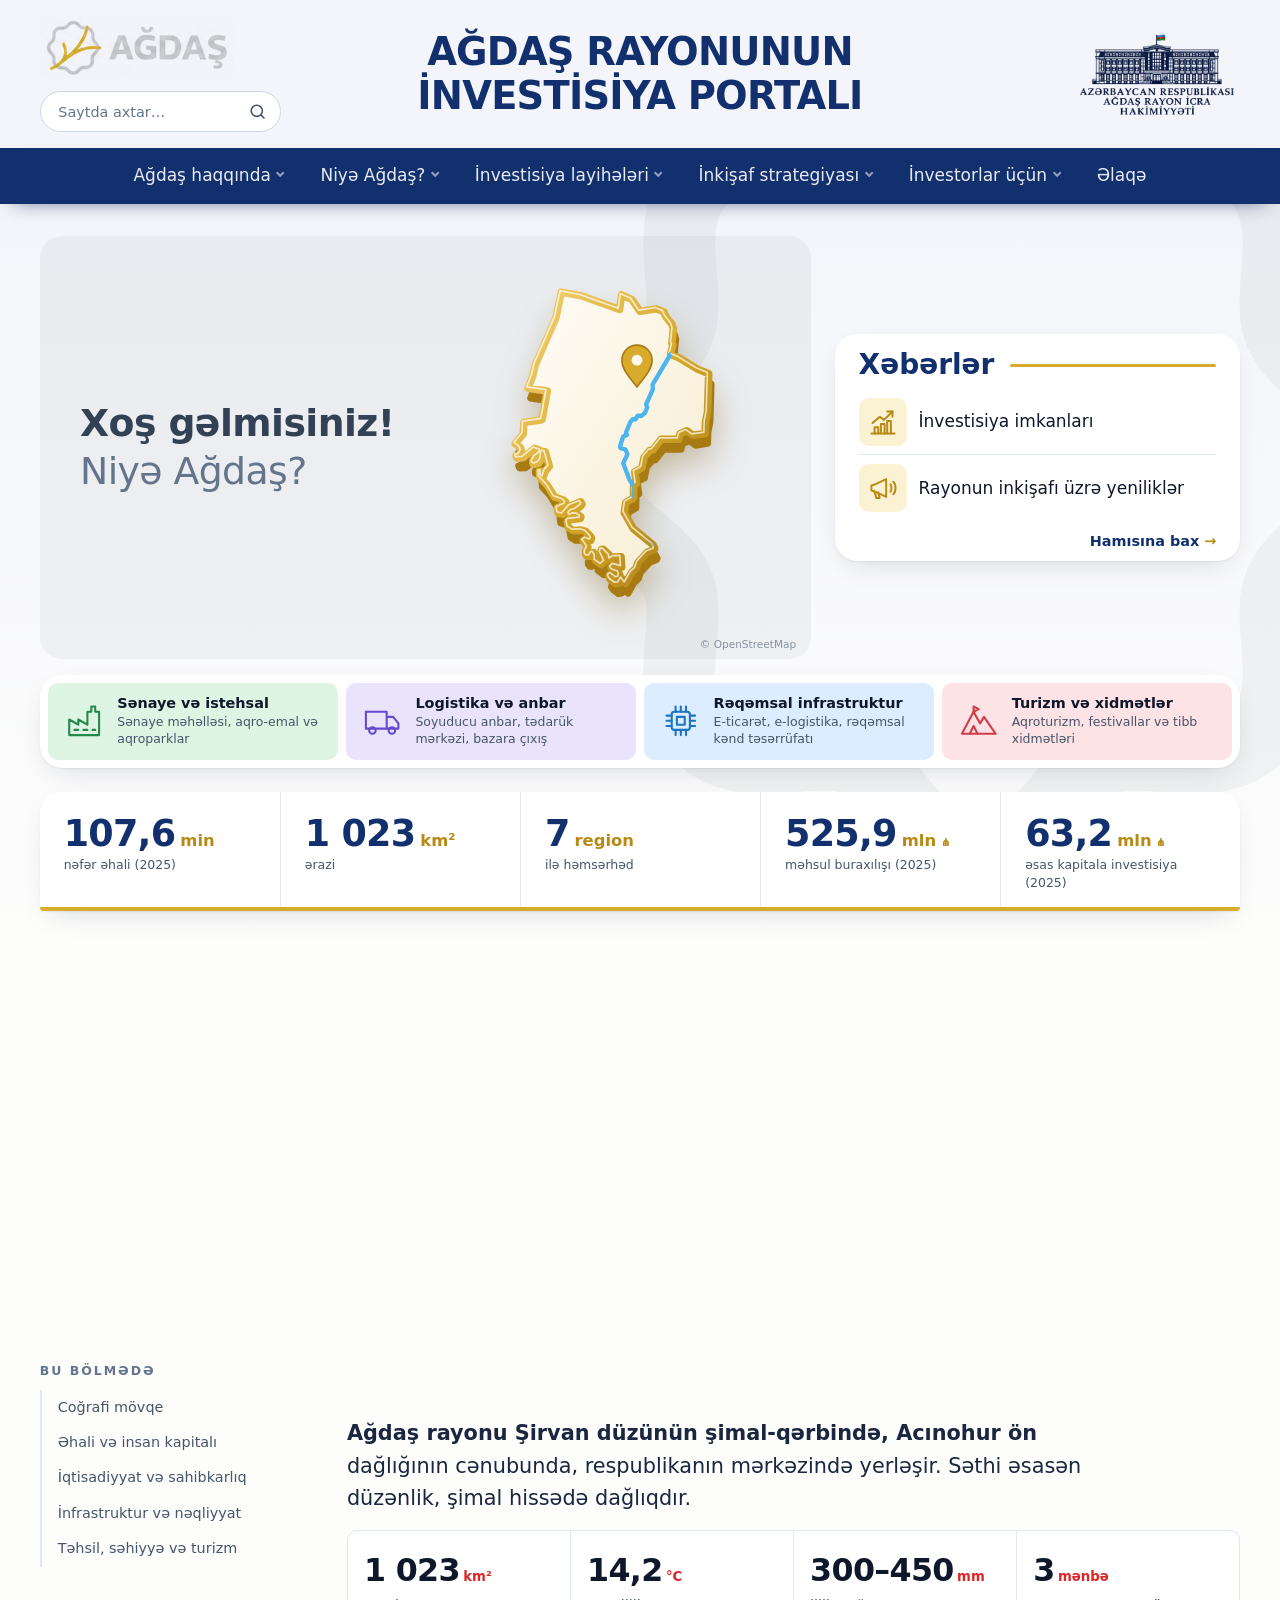
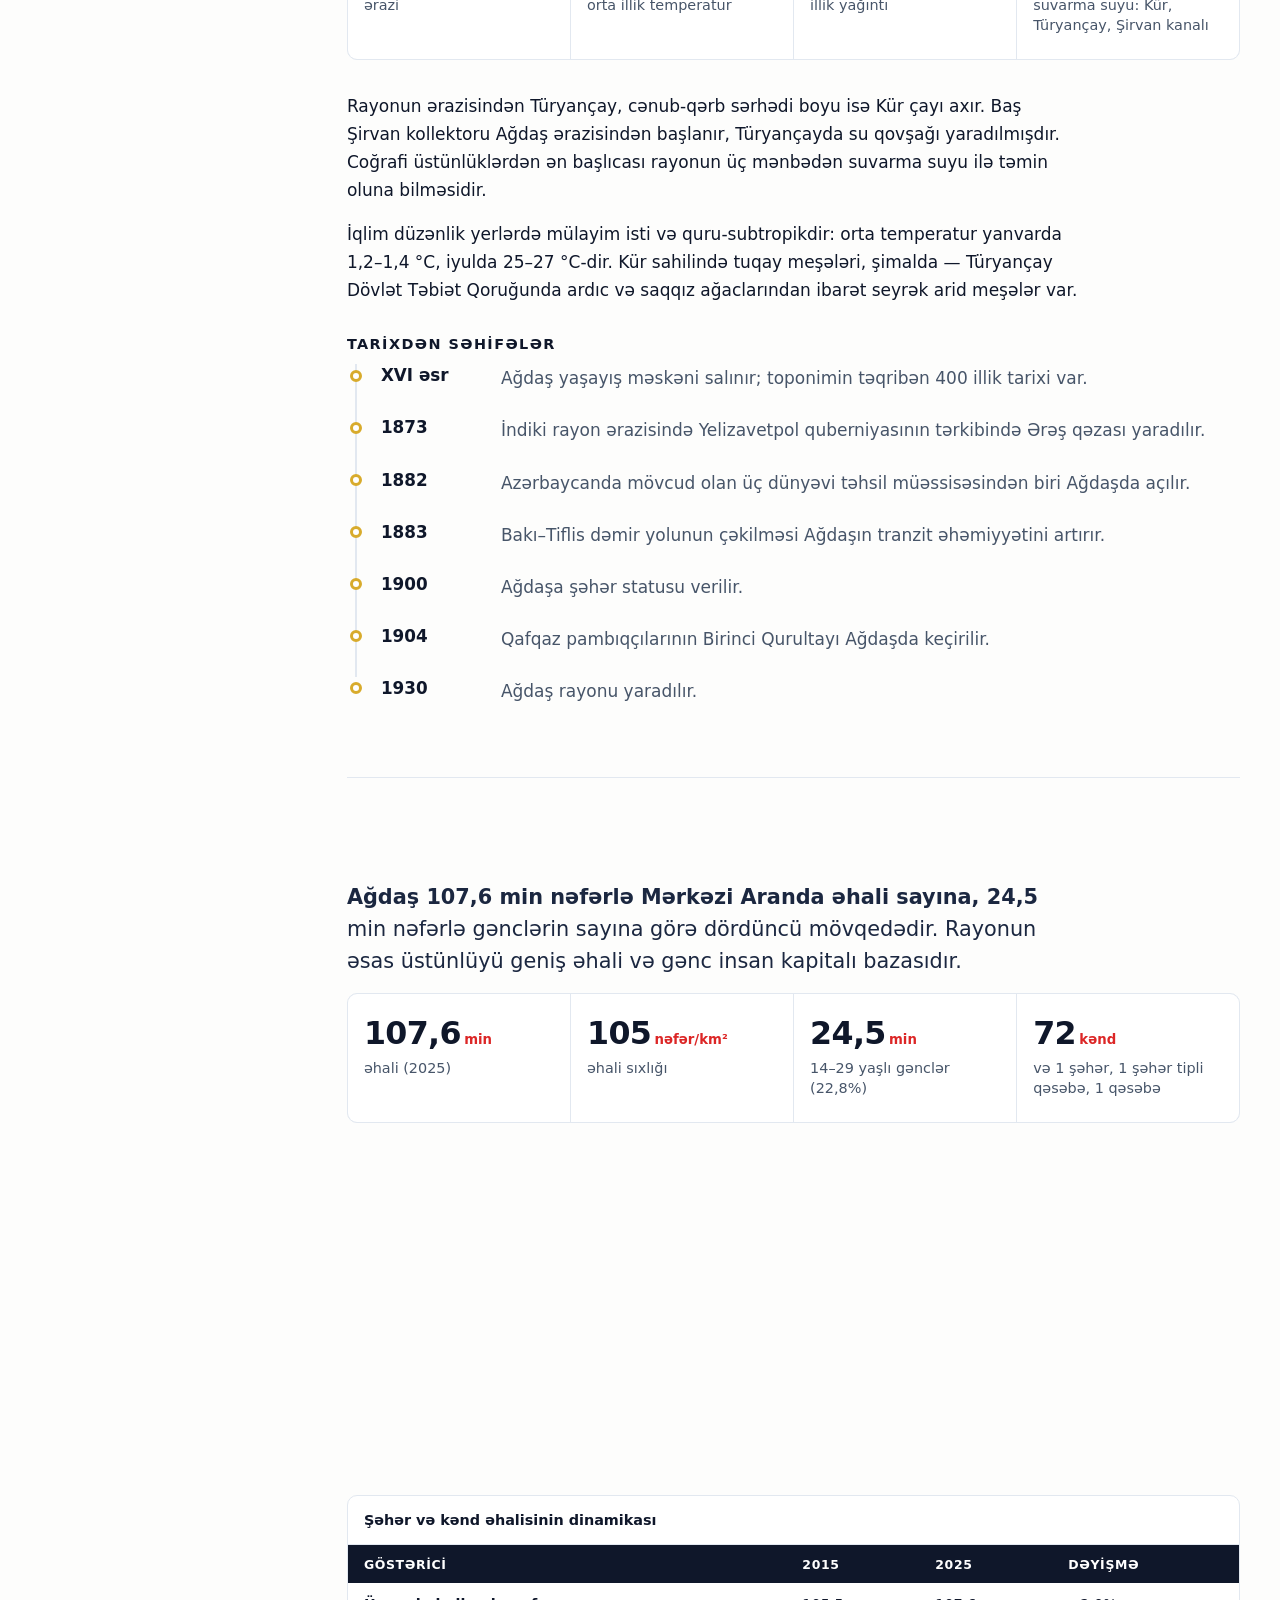
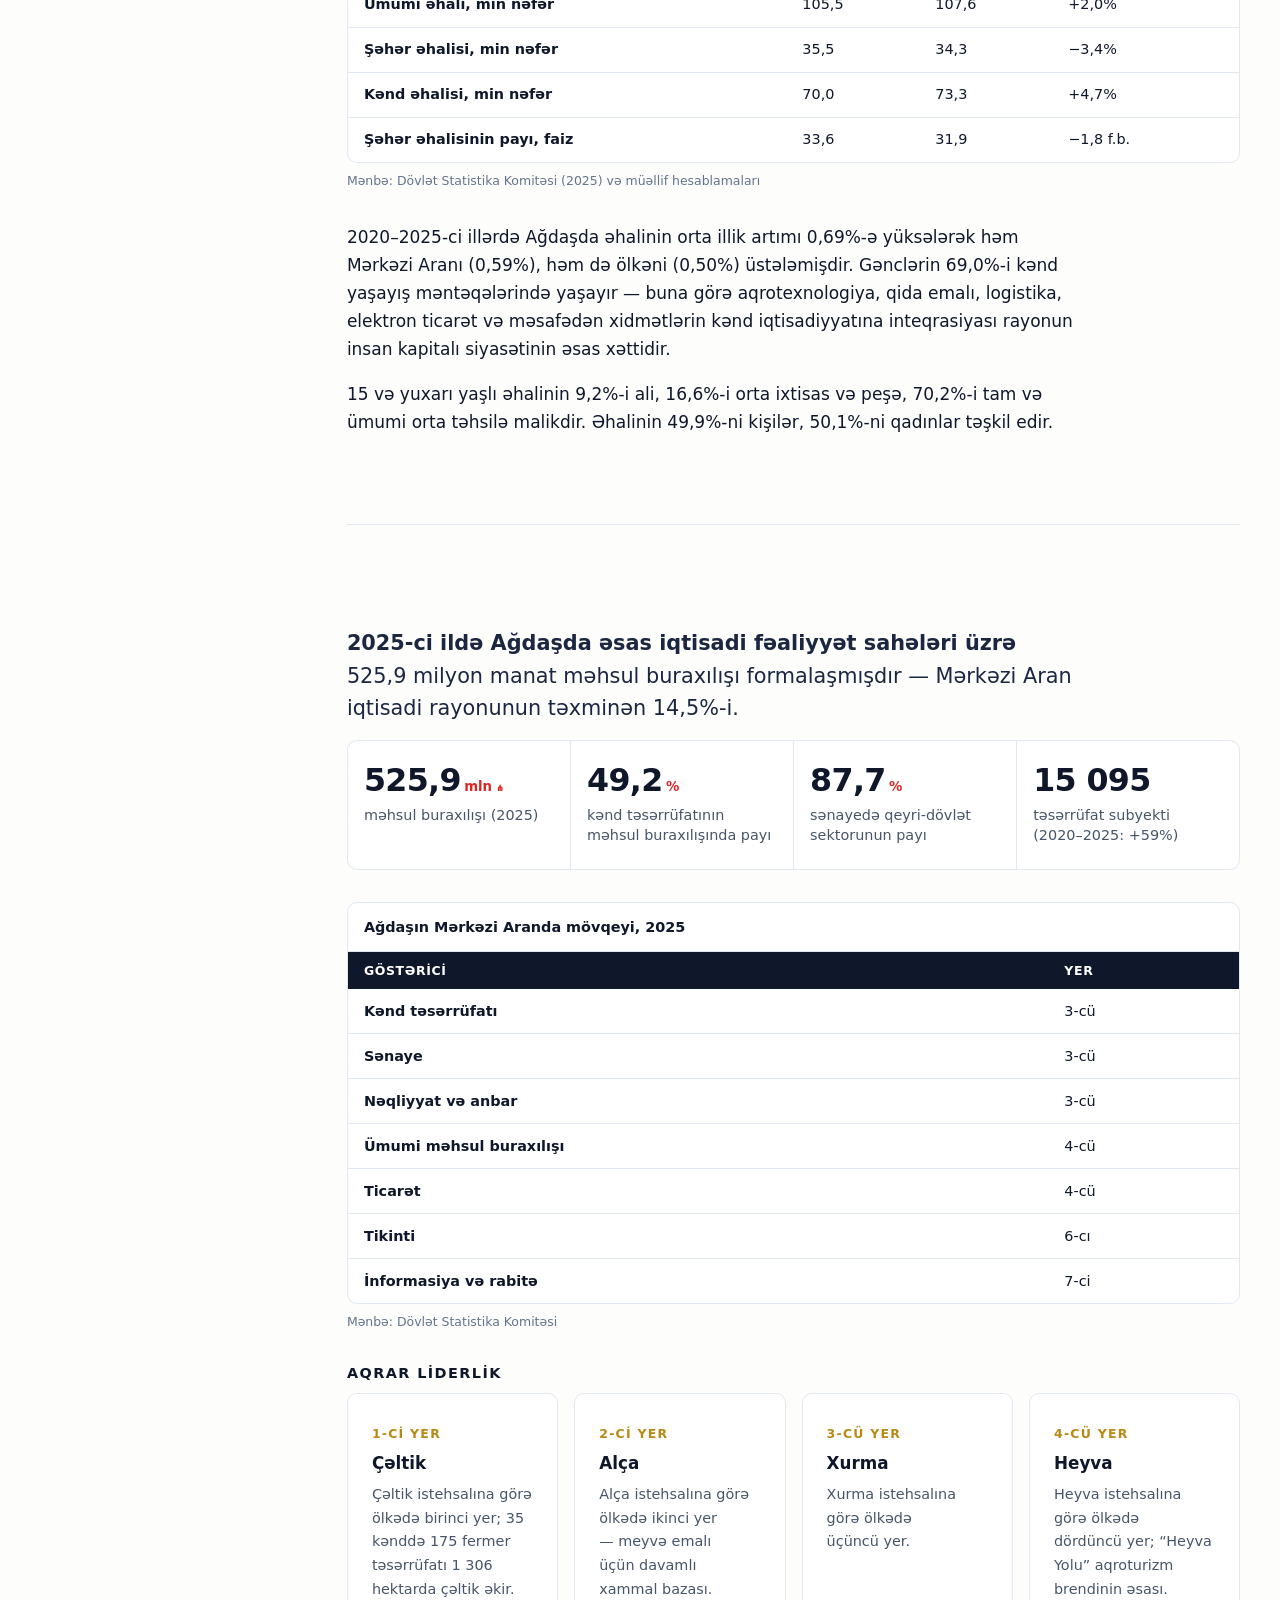
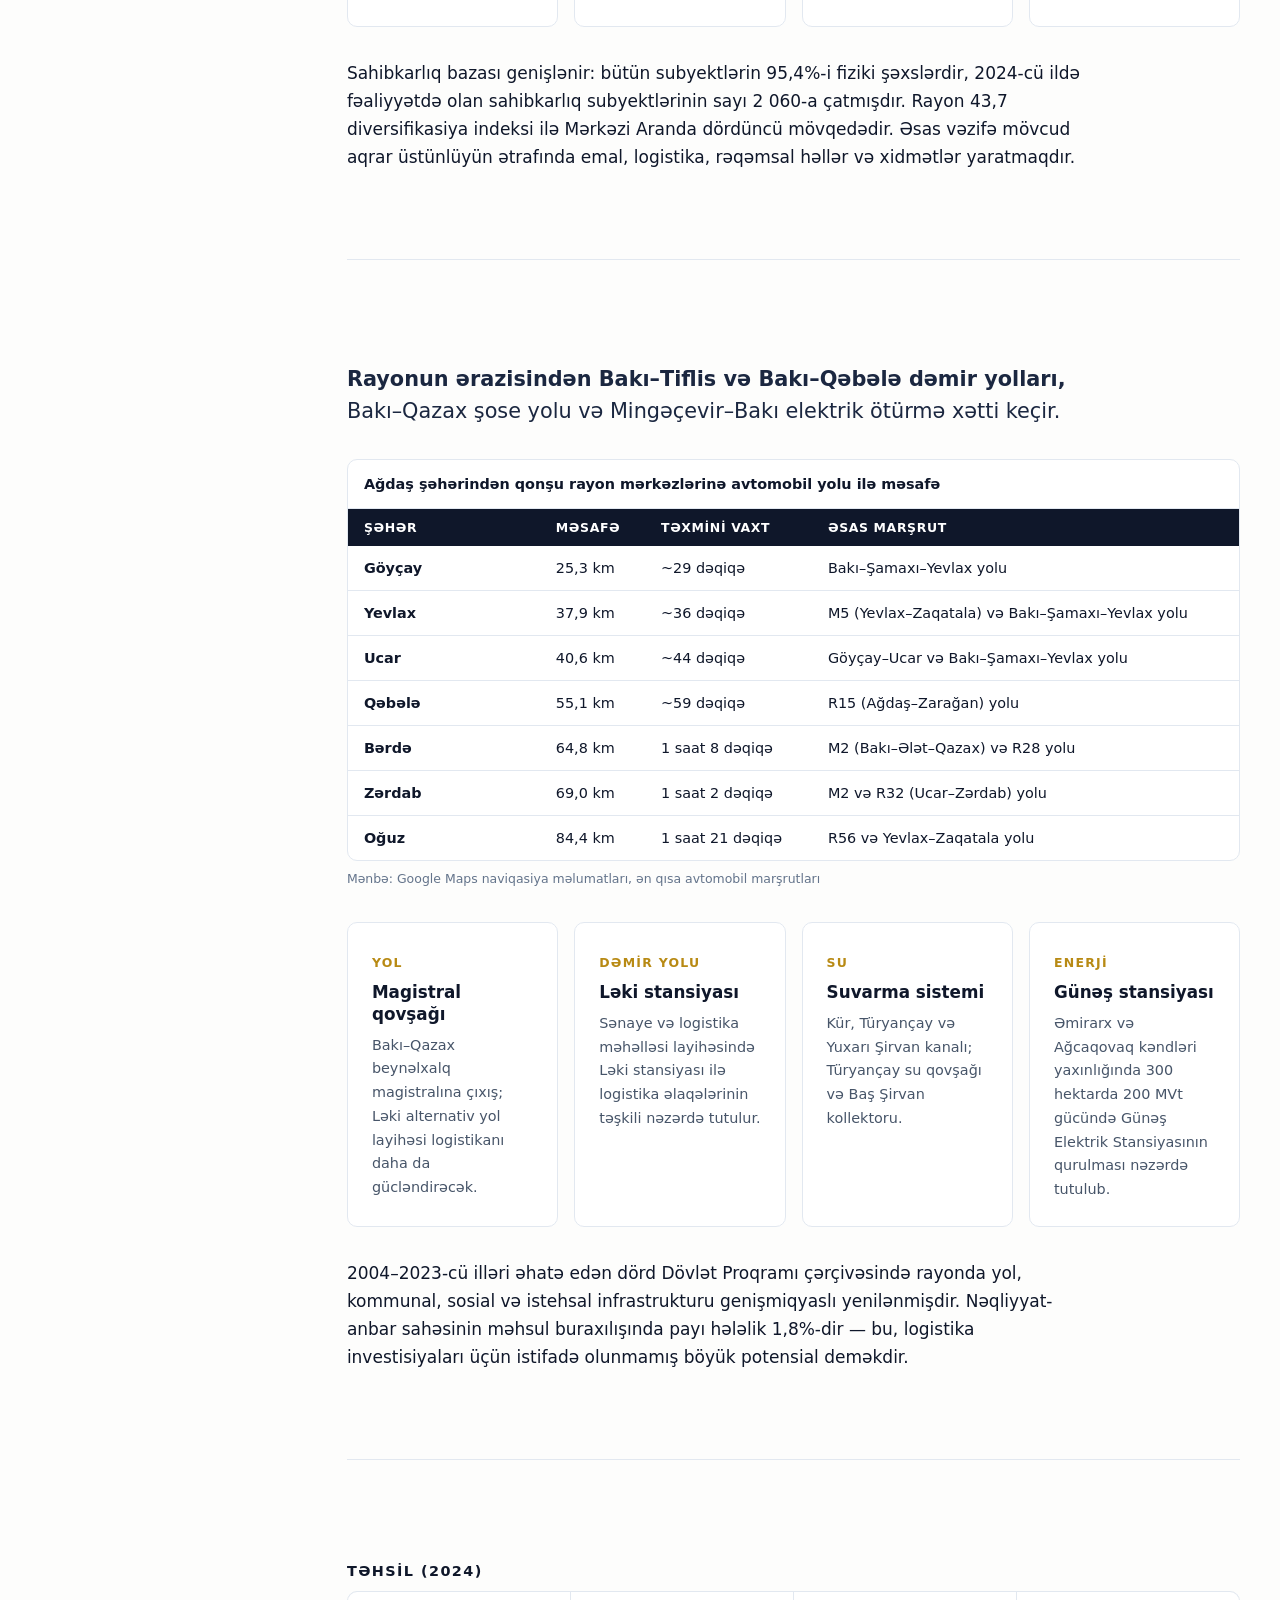
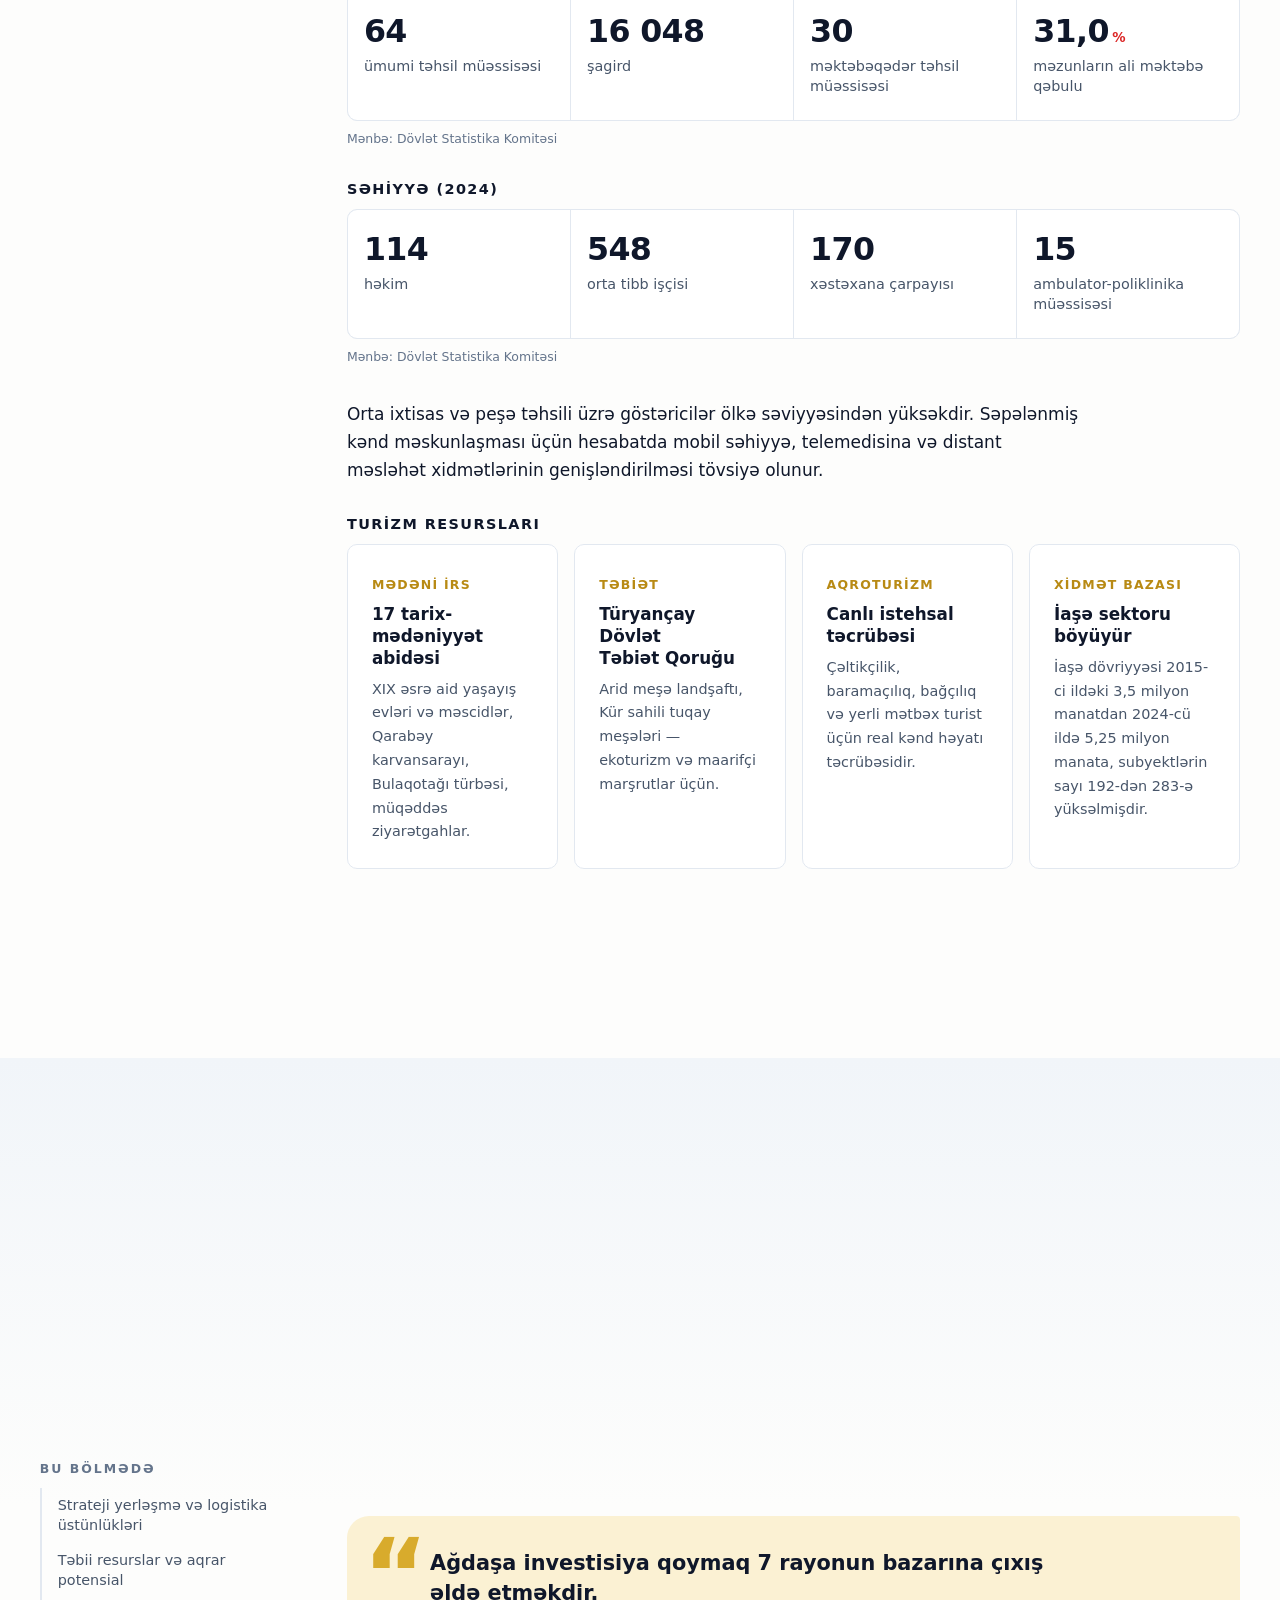
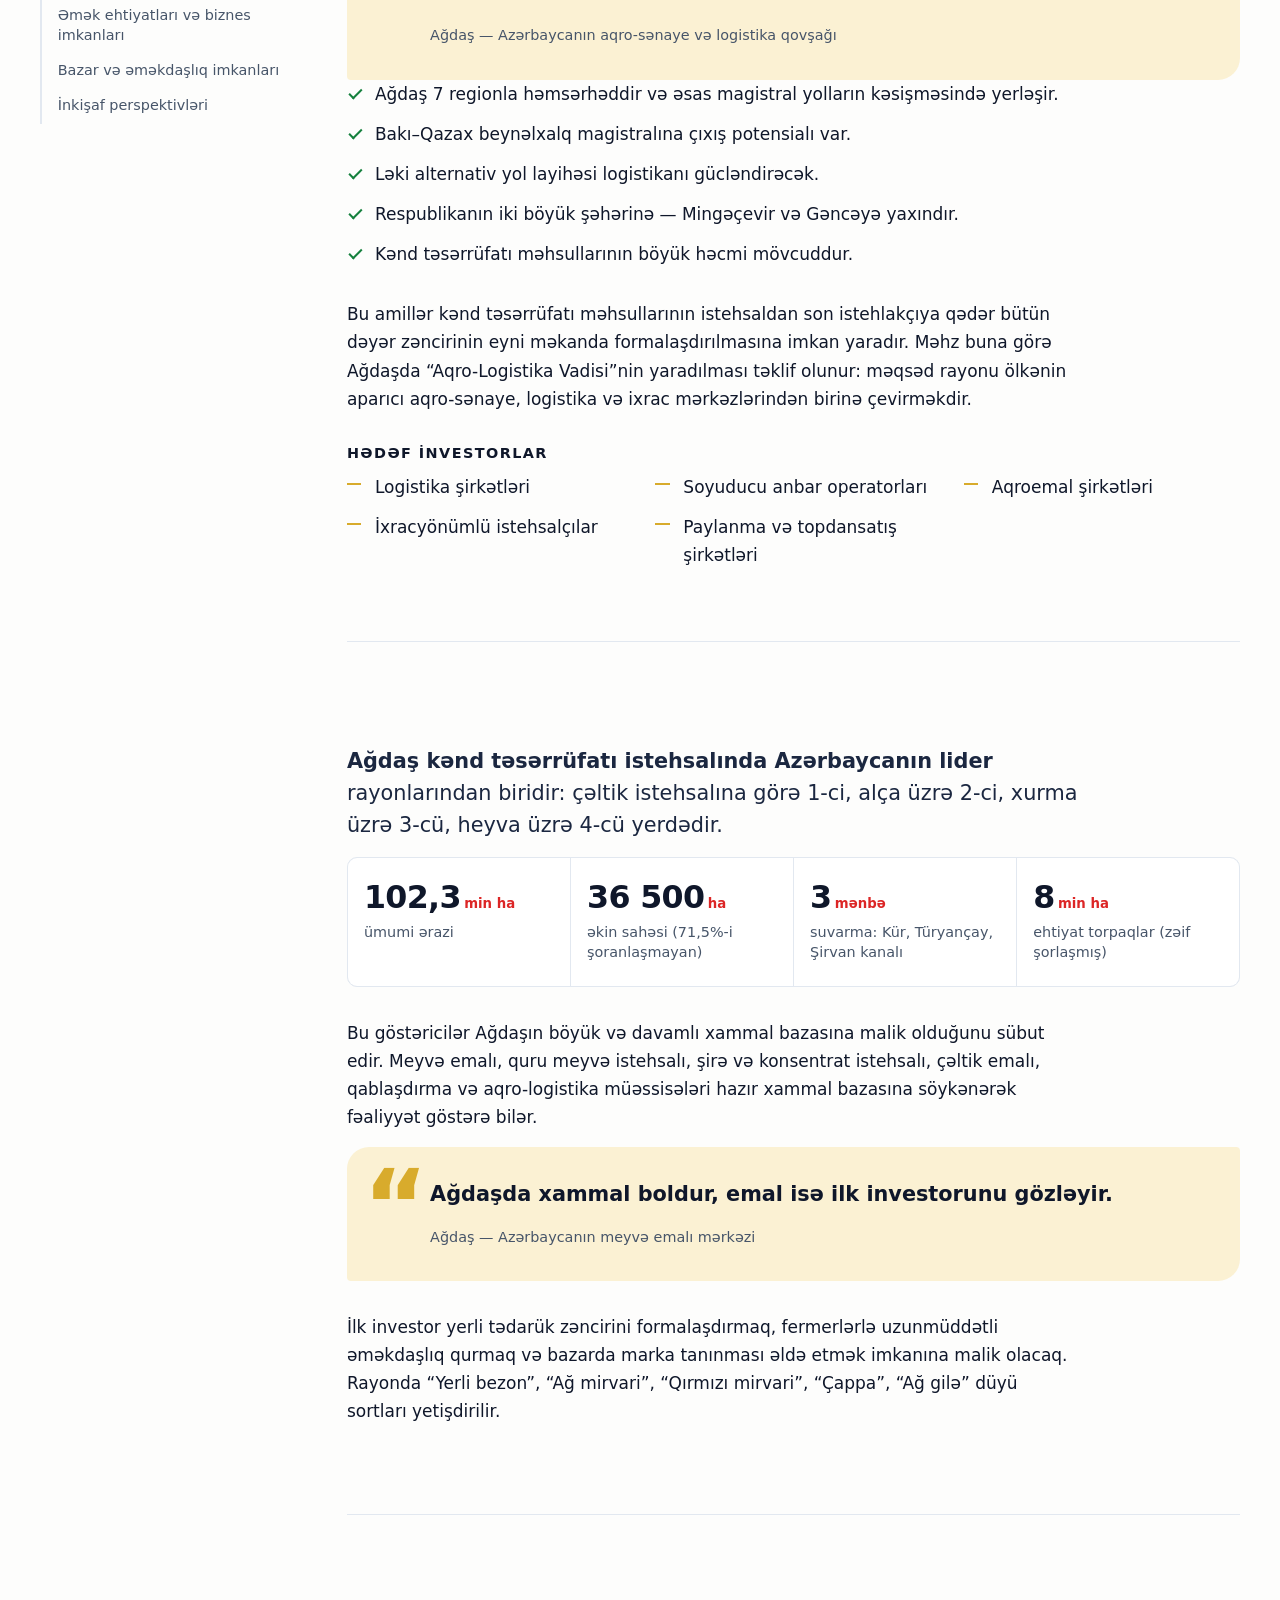
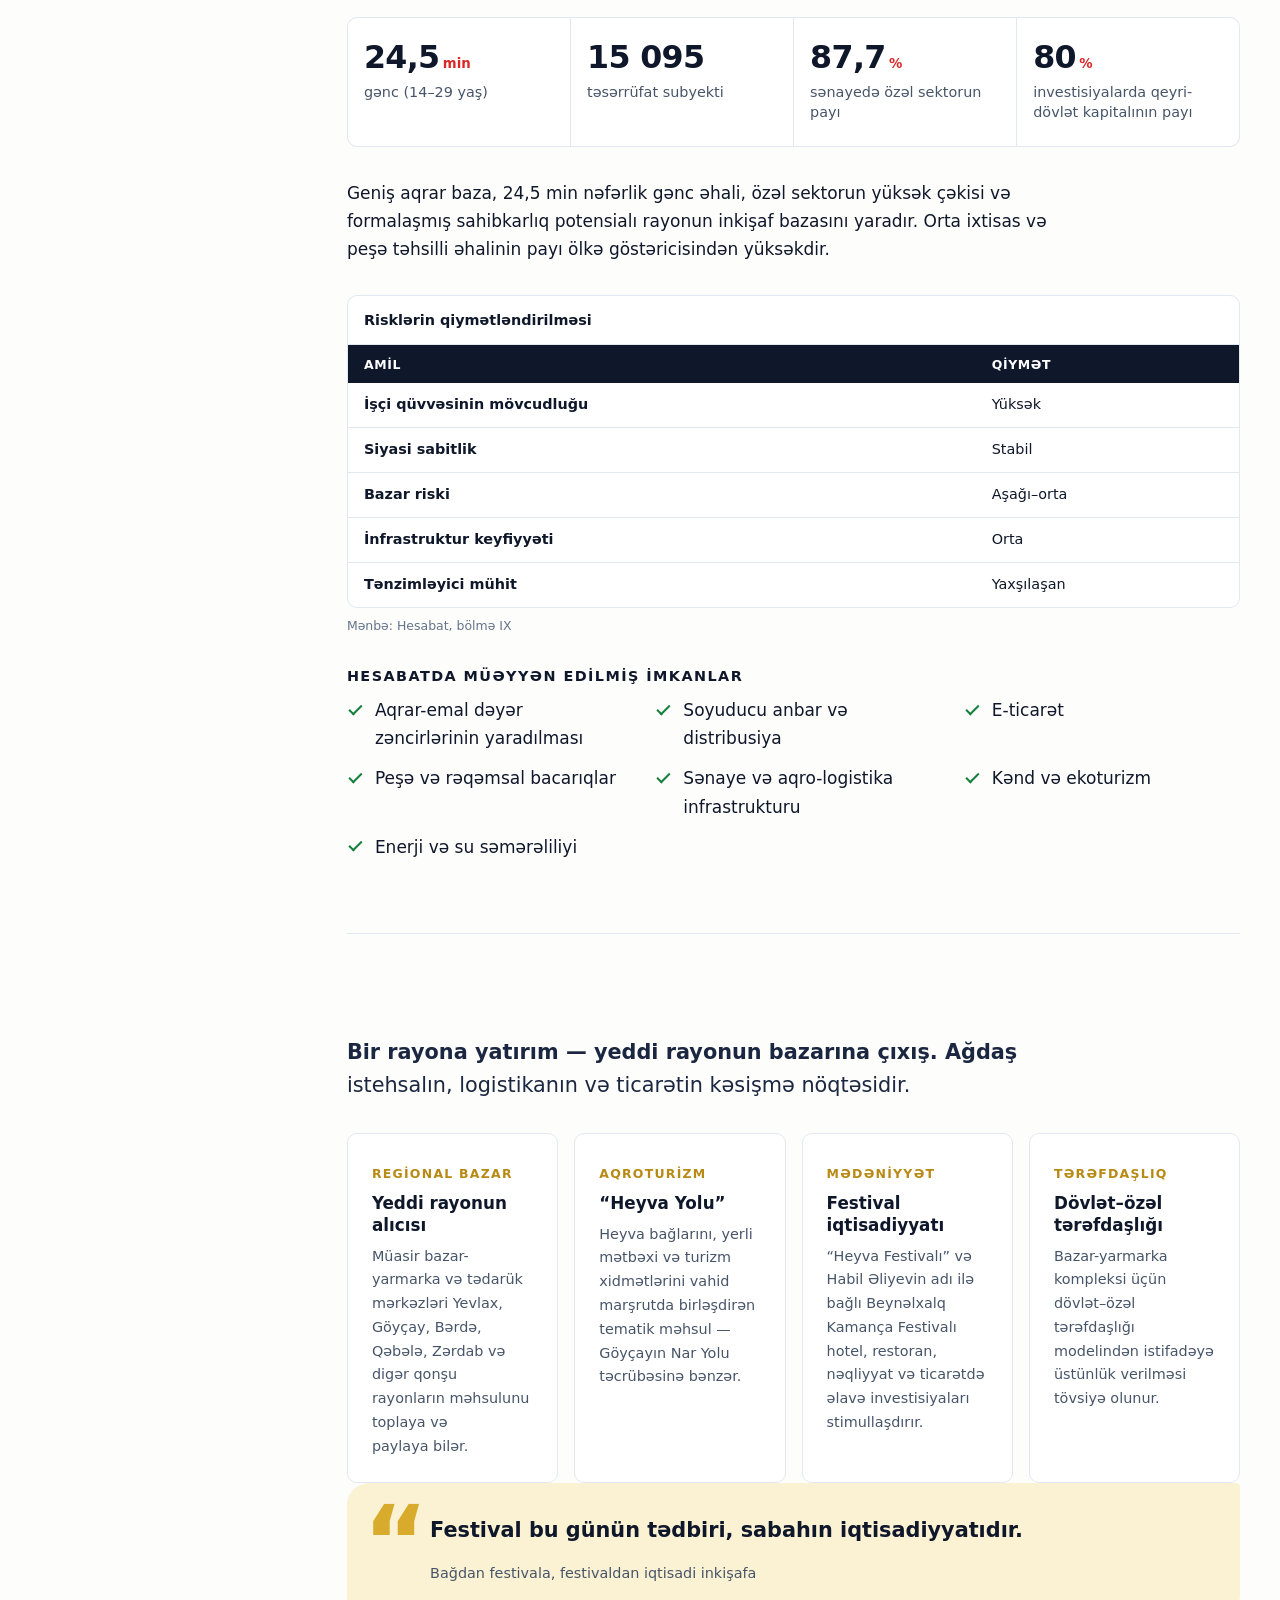
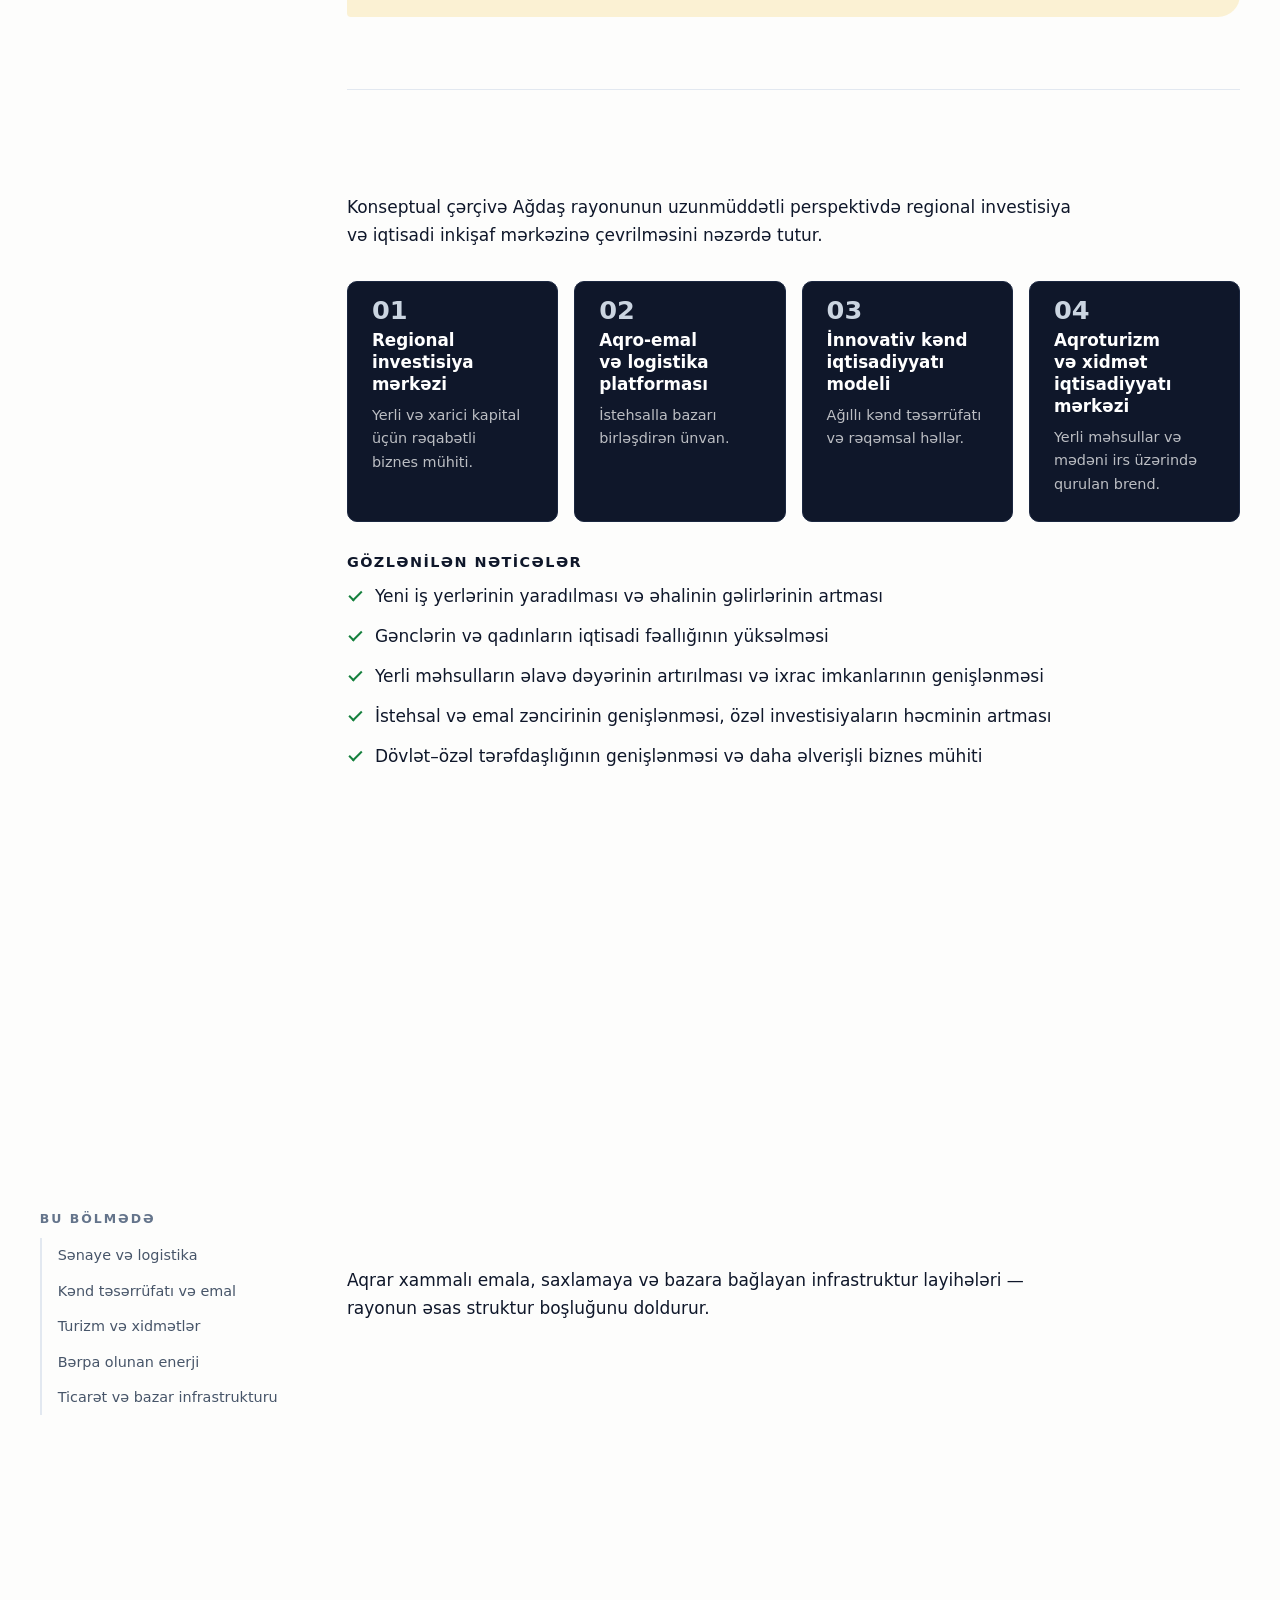
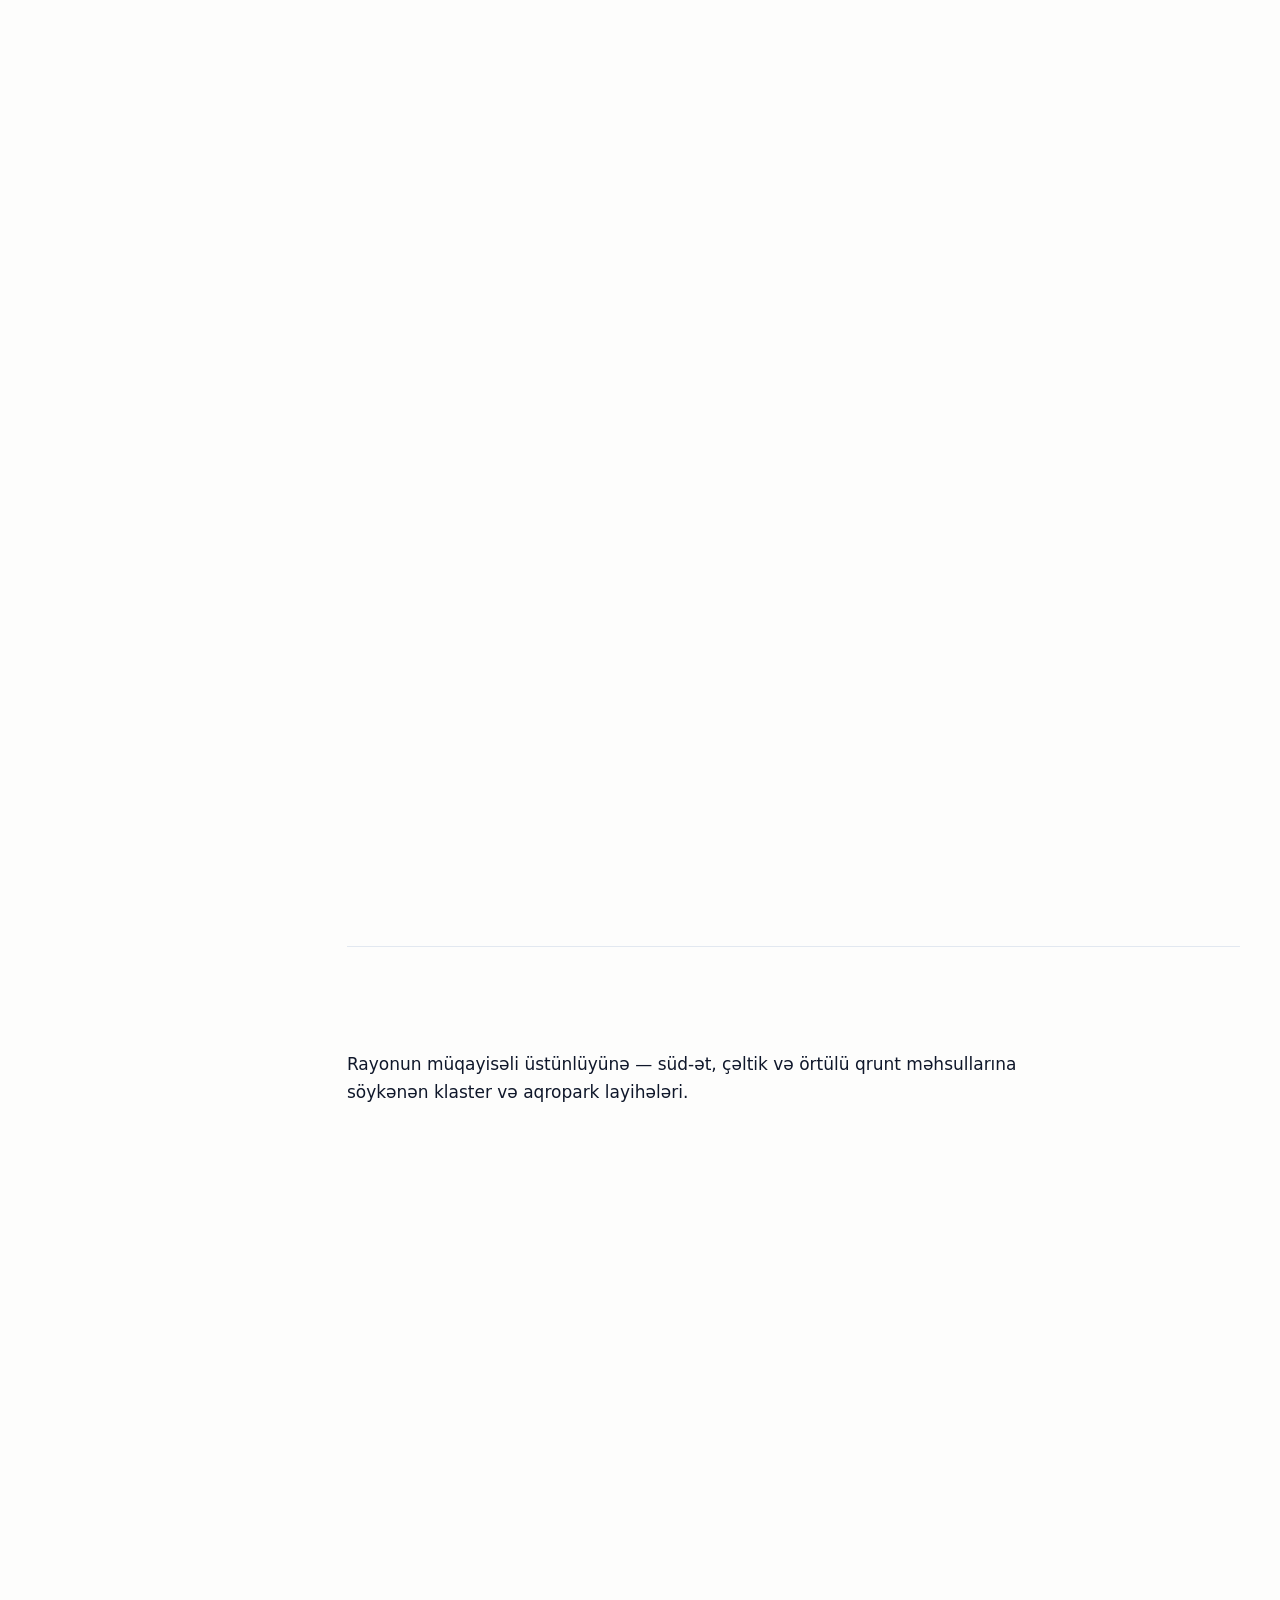
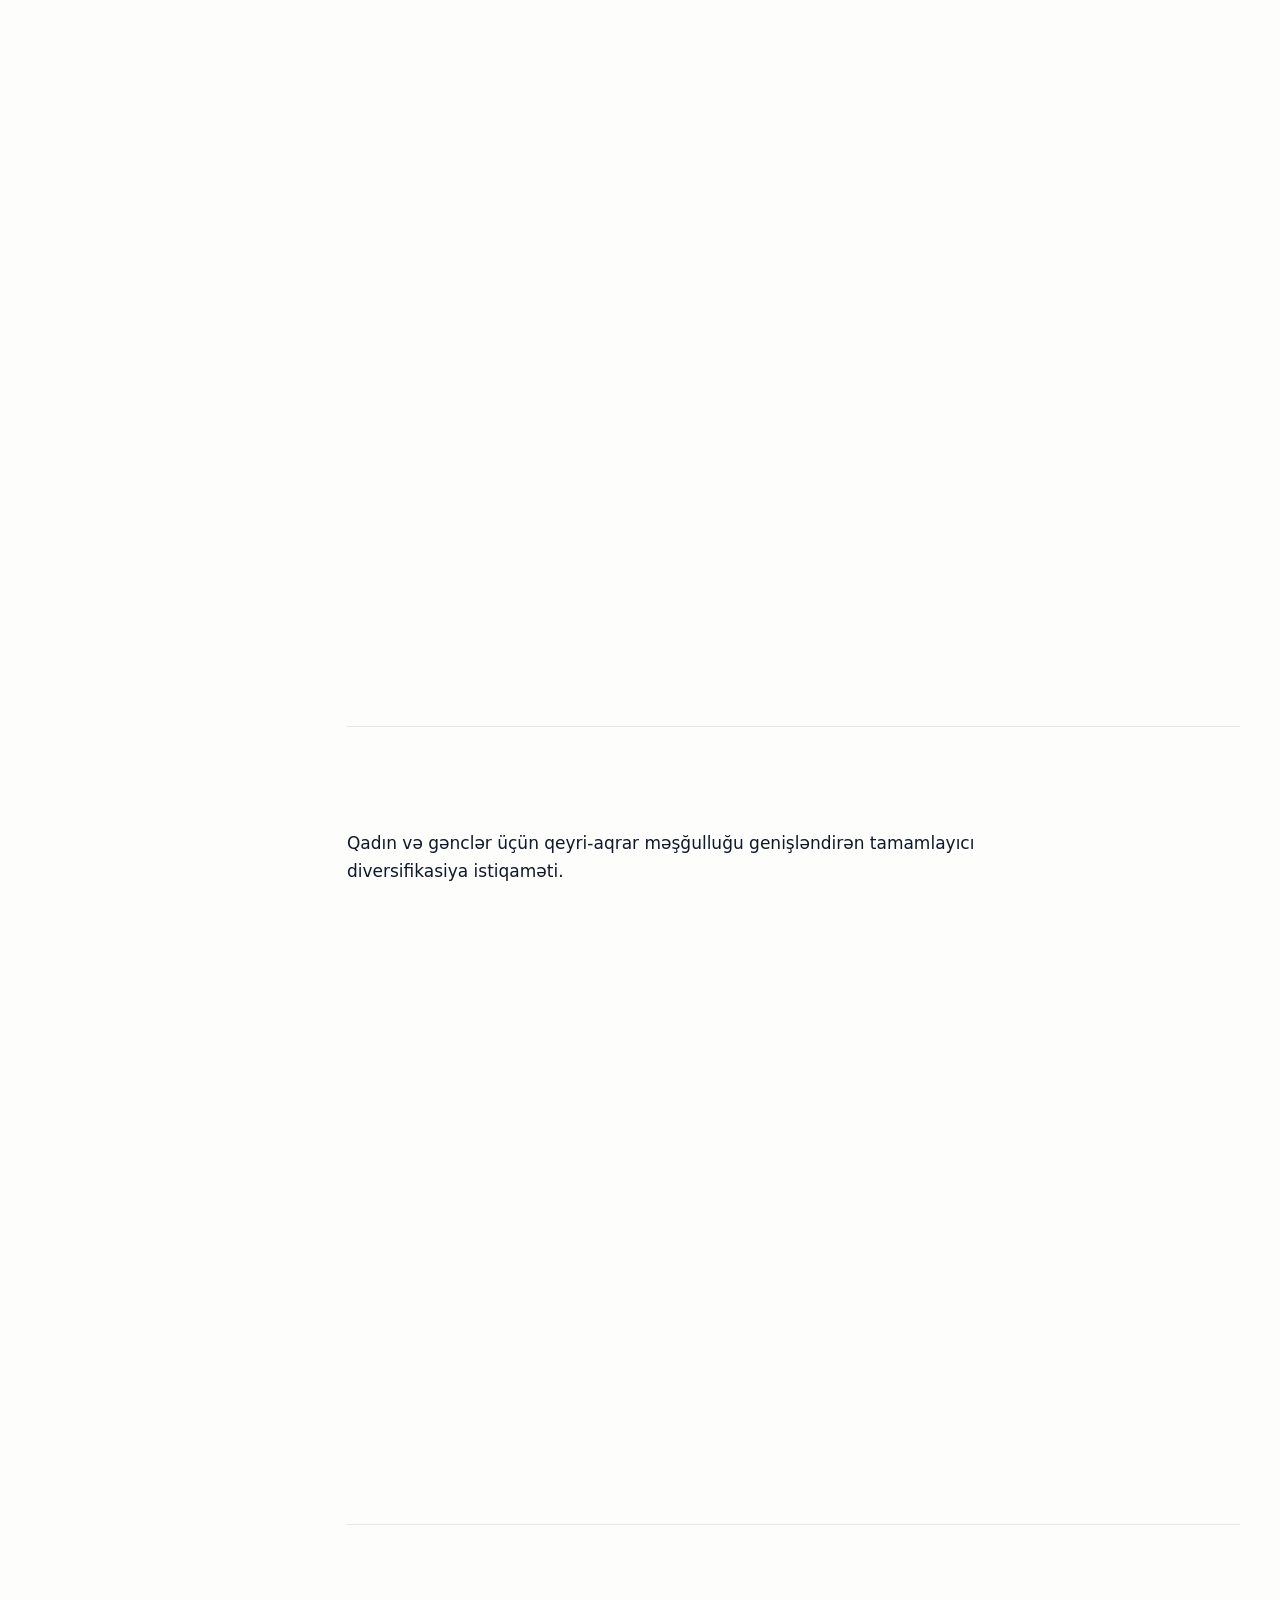
<file: index.html>
<!doctype html>
<html lang="az">
<head>
  <meta charset="utf-8">
  <meta name="viewport" content="width=device-width, initial-scale=1">
  <meta http-equiv="Content-Security-Policy"
        content="default-src 'self'; script-src 'self' https://static.cloudflareinsights.com; style-src 'self' https://fonts.googleapis.com; font-src https://fonts.gstatic.com; img-src 'self' data:; connect-src 'self' https://cloudflareinsights.com; object-src 'none'; base-uri 'self'; form-action 'self'; upgrade-insecure-requests">
  <meta name="referrer" content="strict-origin-when-cross-origin">
  <!-- Pre-launch: hide from search engines. Remove this line (and X-Robots-Tag in _headers) to go public. -->
  <meta name="robots" content="noindex, nofollow, noarchive">
  <title>Niyə Ağdaş? — Ağdaş rayonunun strateji inkişafı və investisiya imkanları (2027–2031)</title>
  <meta name="description" content="Ağdaş rayonunun strateji sosial-iqtisadi inkişaf istiqamətləri (2027–2031): rayon haqqında məlumat, investisiya üstünlükləri, prioritet layihələr və investorlar üçün dəstək imkanları.">
  <link rel="icon" type="image/png" sizes="64x64" href="assets/img/favicon.png">
  <link rel="apple-touch-icon" href="assets/img/apple-touch-icon.png">
  <link rel="preconnect" href="https://fonts.googleapis.com">
  <link rel="preconnect" href="https://fonts.gstatic.com" crossorigin>
  <link rel="stylesheet" href="https://fonts.googleapis.com/css2?family=Inter:wght@400;500;600&family=Montserrat:wght@600;700;800&display=swap">
  <link rel="stylesheet" href="styles/tokens.css">
  <link rel="stylesheet" href="styles/layout.css?v=2">
  <link rel="stylesheet" href="styles/sections.css">
  <link rel="stylesheet" href="styles/blocks.css?v=2">
</head>
<body>
  <a class="skip-link" href="#main">Əsas məzmuna keç</a>

  <header class="site-header">
    <div class="wrap site-header__inner">
      <div class="header-start">
        <a class="brand brand--mark" href="#top" aria-label="Ağdaş — ana səhifə">
          <img src="assets/img/agdash-logo.png" width="310" height="100" alt="Ağdaş">
        </a>
        <form class="search" role="search" id="site-search" autocomplete="off">
          <label class="visually-hidden" for="search-input">Saytda axtar</label>
          <input id="search-input" type="search" placeholder="Saytda axtar…" role="combobox" aria-autocomplete="list" aria-controls="search-results" aria-expanded="false">
          <svg viewBox="0 0 24 24" aria-hidden="true" focusable="false"><circle cx="11" cy="11" r="7"/><path d="m20 20-3.6-3.6"/></svg>
          <ul class="search__results" id="search-results" role="listbox" hidden></ul>
        </form>
      </div>
      <a class="site-title" href="#top">Ağdaş Rayonunun<br>İnvestisiya Portalı</a>
      <a class="brand brand--authority" href="#top" aria-label="Ağdaş Rayon İcra Hakimiyyəti — ana səhifə">
        <img src="assets/img/azerbaijan-government-building-emblem.png" width="200" height="120" alt="Ağdaş Rayon İcra Hakimiyyəti">
      </a>
    </div>
  </header>

  <nav class="main-nav" aria-label="Əsas naviqasiya">
    <div class="wrap main-nav__inner">
      <button class="main-nav__toggle" type="button" aria-expanded="false" aria-controls="nav-menu">
        <span class="main-nav__toggle-bars" aria-hidden="true"></span>
        <span>Menyu</span>
      </button>
      <ul class="main-nav__menu" id="nav-menu"></ul>
    </div>
  </nav>

  <main id="main">
    <section class="hero" id="top" aria-labelledby="hero-heading">
      <svg class="hero__motif" viewBox="0 0 400 400" aria-hidden="true" focusable="false"></svg>
      <div class="wrap">
        <div class="hero__top">
          <div class="welcome">
            <h1 id="hero-heading">Xoş gəlmisiniz! <span>Niyə Ağdaş?</span></h1>
            <svg class="district-map" viewBox="60 0 140 210" role="img" aria-labelledby="map-title">
              <title id="map-title">Ağdaş rayonunun sərhədi, Türyançay və Ağdaş şəhəri (OpenStreetMap)</title>
              <defs>
                <path id="map-shape" d="M72.3 102.4L75.3 104.7L76.0 106.6L74.8 109.0L72.8 109.7L73.3 111.0L77.1 110.8L83.8 105.2L87.5 106.6L87.4 107.9L84.1 110.4L82.7 112.8L82.8 114.2L84.0 114.7L86.4 113.9L87.8 111.8L88.1 108.2L88.8 107.2L90.2 107.3L92.6 115.9L90.2 118.7L89.0 122.4L87.9 121.5L87.8 118.9L86.7 119.0L86.9 122.3L91.6 127.5L95.7 134.2L100.9 136.0L102.5 137.5L102.1 138.8L97.4 140.7L97.9 143.8L100.6 144.6L104.9 139.7L111.3 137.1L112.1 138.4L111.6 139.4L108.4 141.9L105.9 142.5L104.5 144.2L105.3 145.4L107.1 144.5L109.6 144.7L111.4 146.0L111.2 147.0L104.3 147.8L103.3 148.7L104.0 152.5L106.9 154.2L111.5 154.0L114.3 154.8L117.0 157.5L117.8 158.8L117.3 160.1L114.4 159.0L112.8 160.2L115.6 164.2L114.3 166.8L114.3 168.5L115.2 169.6L116.7 169.6L118.1 167.6L119.0 167.4L120.2 169.4L120.1 172.1L123.6 174.6L125.8 172.8L123.2 167.4L123.7 165.6L124.8 165.4L128.6 169.1L128.9 171.4L131.1 170.0L135.4 169.9L135.8 176.0L130.9 174.6L129.4 176.3L130.2 177.8L134.0 179.2L134.6 180.7L134.2 182.3L132.8 182.6L129.7 180.2L128.4 180.7L128.1 181.9L129.4 183.8L132.3 185.9L134.2 185.6L135.9 182.8L138.1 185.7L141.8 179.2L144.3 177.0L145.5 173.3L151.1 167.2L155.2 165.6L155.5 164.8L154.3 162.6L142.8 153.2L137.3 143.5L138.2 137.5L142.8 134.9L142.9 127.1L144.6 126.4L143.5 119.2L147.9 116.9L149.1 110.6L152.6 106.5L154.4 106.1L159.3 99.8L169.7 99.8L170.5 96.6L174.6 94.7L178.4 97.4L185.6 96.3L185.8 89.5L187.0 83.5L187.7 60.7L180.7 57.8L170.2 51.3L164.9 49.1L166.3 43.4L165.7 42.6L166.6 34.0L165.7 31.1L162.3 26.9L160.9 23.8L156.6 22.0L146.7 23.5L141.9 16.5L135.7 13.6L134.5 22.4L111.6 14.2L99.8 12.0L96.5 27.4L84.3 55.3L82.7 62.1L79.9 69.3L91.4 71.0L88.3 88.1L77.4 89.8L77.1 96.5Z"/>
                <clipPath id="map-clip"><use href="#map-shape"/></clipPath>
                <linearGradient id="map-fill" x1="0" y1="0" x2="1" y2="1">
                  <stop offset="0" stop-color="#fffdf7"/><stop offset="1" stop-color="#f7ecd0"/>
                </linearGradient>
                <linearGradient id="map-edge" x1="0" y1="0" x2="1" y2="1">
                  <stop offset="0" stop-color="#f3d27a"/><stop offset="0.5" stop-color="#d8ab2c"/><stop offset="1" stop-color="#a87b12"/>
                </linearGradient>
              </defs>
              <use href="#map-shape" class="district-map__depth" transform="translate(1.5 6)"/>
              <use href="#map-shape" class="district-map__land"/>
              <use href="#map-shape" class="district-map__shine"/>
              <path class="district-map__river" clip-path="url(#map-clip)" d="M164.9 49.1L154.2 67.2L154.4 69.9L150.4 78.9L151.0 80.9L149.6 84.1L147.4 85.9L145.3 85.7L144.0 88.0L142.3 87.8L140.9 89.6L138.3 95.9L138.9 97.1L136.6 98.3L134.8 104.0L135.1 105.1L138.1 105.9L139.2 108.6L136.7 114.1L140.3 123.7L143.2 128.4L142.8 133.1L144.0 137.7L143.2 138.9L144.7 142.3L146.1 153.3L161.3 168.5L170.5 174.6L173.7 178.5L175.3 184.3L178.8 188.3L181.2 188.2L182.3 190.6L184.7 190.5L191.8 193.7"/>
              <g transform="translate(144.9 68.6)">
                <g class="district-map__pin">
                  <path d="M0 0C-5.5-7-9-11-9-16a9 9 0 0 1 18 0c0 5-3.5 9-9 16Z"/>
                  <circle cy="-16" r="3.2"/>
                </g>
              </g>
            </svg>
            <p class="map-credit">© <a href="https://www.openstreetmap.org/copyright" target="_blank" rel="noopener">OpenStreetMap</a></p>
          </div>

          <aside class="quick" aria-labelledby="quick-title">
            <h2 id="quick-title">Xəbərlər</h2>
            <ul>
              <li><a href="#niye-agdas">
                <svg viewBox="0 0 32 32" aria-hidden="true"><path d="M5 27h22"/><path d="M8 27v-6h3.5v6M14 27v-9h3.5v9M20 27v-12h3.5v12"/><path d="M6 17 13 11l4 3 8-8"/><path d="M20 6h5v5"/></svg>
                <span>İnvestisiya imkanları</span></a></li>
              <li><a href="#strategiya">
                <svg viewBox="0 0 32 32" aria-hidden="true"><path d="M5 13.5v5l3 .8 11 5.2V7.5L8 12.7l-3 .8Z"/><path d="m8 19.3 1.6 6.2h3.2l-1.3-5.3"/><path d="M23 12.5c1.4 1 1.4 6 0 7M25.8 10c2.8 2.3 2.8 9.7 0 12"/></svg>
                <span>Rayonun inkişafı üzrə yeniliklər</span></a></li>
            </ul>
            <a class="quick__all" href="#layiheler">Hamısına bax</a>
          </aside>
        </div>

        <ul class="sectors" aria-label="Əsas investisiya istiqamətləri">
          <li><a class="sector sector--green" href="#layiheler-senaye">
            <svg viewBox="0 0 32 32" aria-hidden="true"><path d="M4 27V15l7 4v-4l7 4V9h3v-4h3v4h3v18H4Z"/><path d="M8 23h3m4 0h3m4 0h2"/></svg>
            <span><strong>Sənaye və istehsal</strong>Sənaye məhəlləsi, aqro-emal və aqroparklar</span></a></li>
          <li><a class="sector sector--violet" href="#layiheler-ticaret">
            <svg viewBox="0 0 32 32" aria-hidden="true"><path d="M3 9h16v13H3zM19 13h5l4 5v4h-9z"/><circle cx="8" cy="23.5" r="2.5"/><circle cx="23" cy="23.5" r="2.5"/></svg>
            <span><strong>Logistika və anbar</strong>Soyuducu anbar, tədarük mərkəzi, bazara çıxış</span></a></li>
          <li><a class="sector sector--blue" href="#strategiya-prioritetler">
            <svg viewBox="0 0 32 32" aria-hidden="true"><rect x="9" y="9" width="14" height="14" rx="2"/><rect x="13" y="13" width="6" height="6"/><path d="M12 5v4m4-4v4m4-4v4m-8 14v4m4-4v4m4-4v4M5 12h4m-4 4h4m-4 4h4m14-8h4m-4 4h4m-4 4h4"/></svg>
            <span><strong>Rəqəmsal infrastruktur</strong>E-ticarət, e-logistika, rəqəmsal kənd təsərrüfatı</span></a></li>
          <li><a class="sector sector--rose" href="#layiheler-turizm">
            <svg viewBox="0 0 32 32" aria-hidden="true"><path d="M3 26 12 9l5 9 3-5 9 13H3Z"/><path d="M12 9v-4l4 2-4 2"/><path d="m9 26 3-6 3 6"/></svg>
            <span><strong>Turizm və xidmətlər</strong>Aqroturizm, festivallar və tibb xidmətləri</span></a></li>
        </ul>

        <dl class="hero-stats" id="hero-stats"></dl>
      </div>
    </section>

    <div id="sections"></div>
    <noscript><p class="wrap noscript">Bu səhifənin məzmununu görmək üçün brauzerdə JavaScript aktiv olmalıdır.</p></noscript>
  </main>

  <footer class="site-footer">
    <div class="wrap site-footer__inner">
      <div>
        <p class="site-footer__title">Ağdaş rayonunun strateji sosial-iqtisadi inkişaf istiqamətləri (2027–2031-ci illər)</p>
        <p>Səhifədəki məlumatlar Elm və Təhsil Nazirliyi İqtisadiyyat İnstitutunun Ağdaş Rayon İcra Hakimiyyəti üçün hazırladığı geniş hesabat əsasında tərtib olunub. Statistik göstəricilərin mənbəyi: Dövlət Statistika Komitəsi və müəllif hesablamaları.</p>
        <p>Biponex Agency tərəfindən hazırlanıb</p>
      </div>
      <ul class="site-footer__links" id="footer-links"></ul>
    </div>
  </footer>

  <dialog class="project-dialog" id="project-dialog" aria-labelledby="project-dialog-title"></dialog>

  <script defer src="js/dom.js"></script>
  <script defer src="js/config.js"></script>
  <script defer src="content/about.js"></script>
  <script defer src="content/why.js"></script>
  <script defer src="content/projects.js"></script>
  <script defer src="content/strategy.js"></script>
  <script defer src="content/investors.js"></script>
  <script defer src="js/blocks.js"></script>
  <script defer src="js/projects.js?v=3"></script>
  <script defer src="js/hero.js"></script>
  <script defer src="js/nav.js"></script>
  <script defer src="js/search.js?v=4"></script>
  <script defer src="js/main.js"></script>
</body>
</html>
</file>
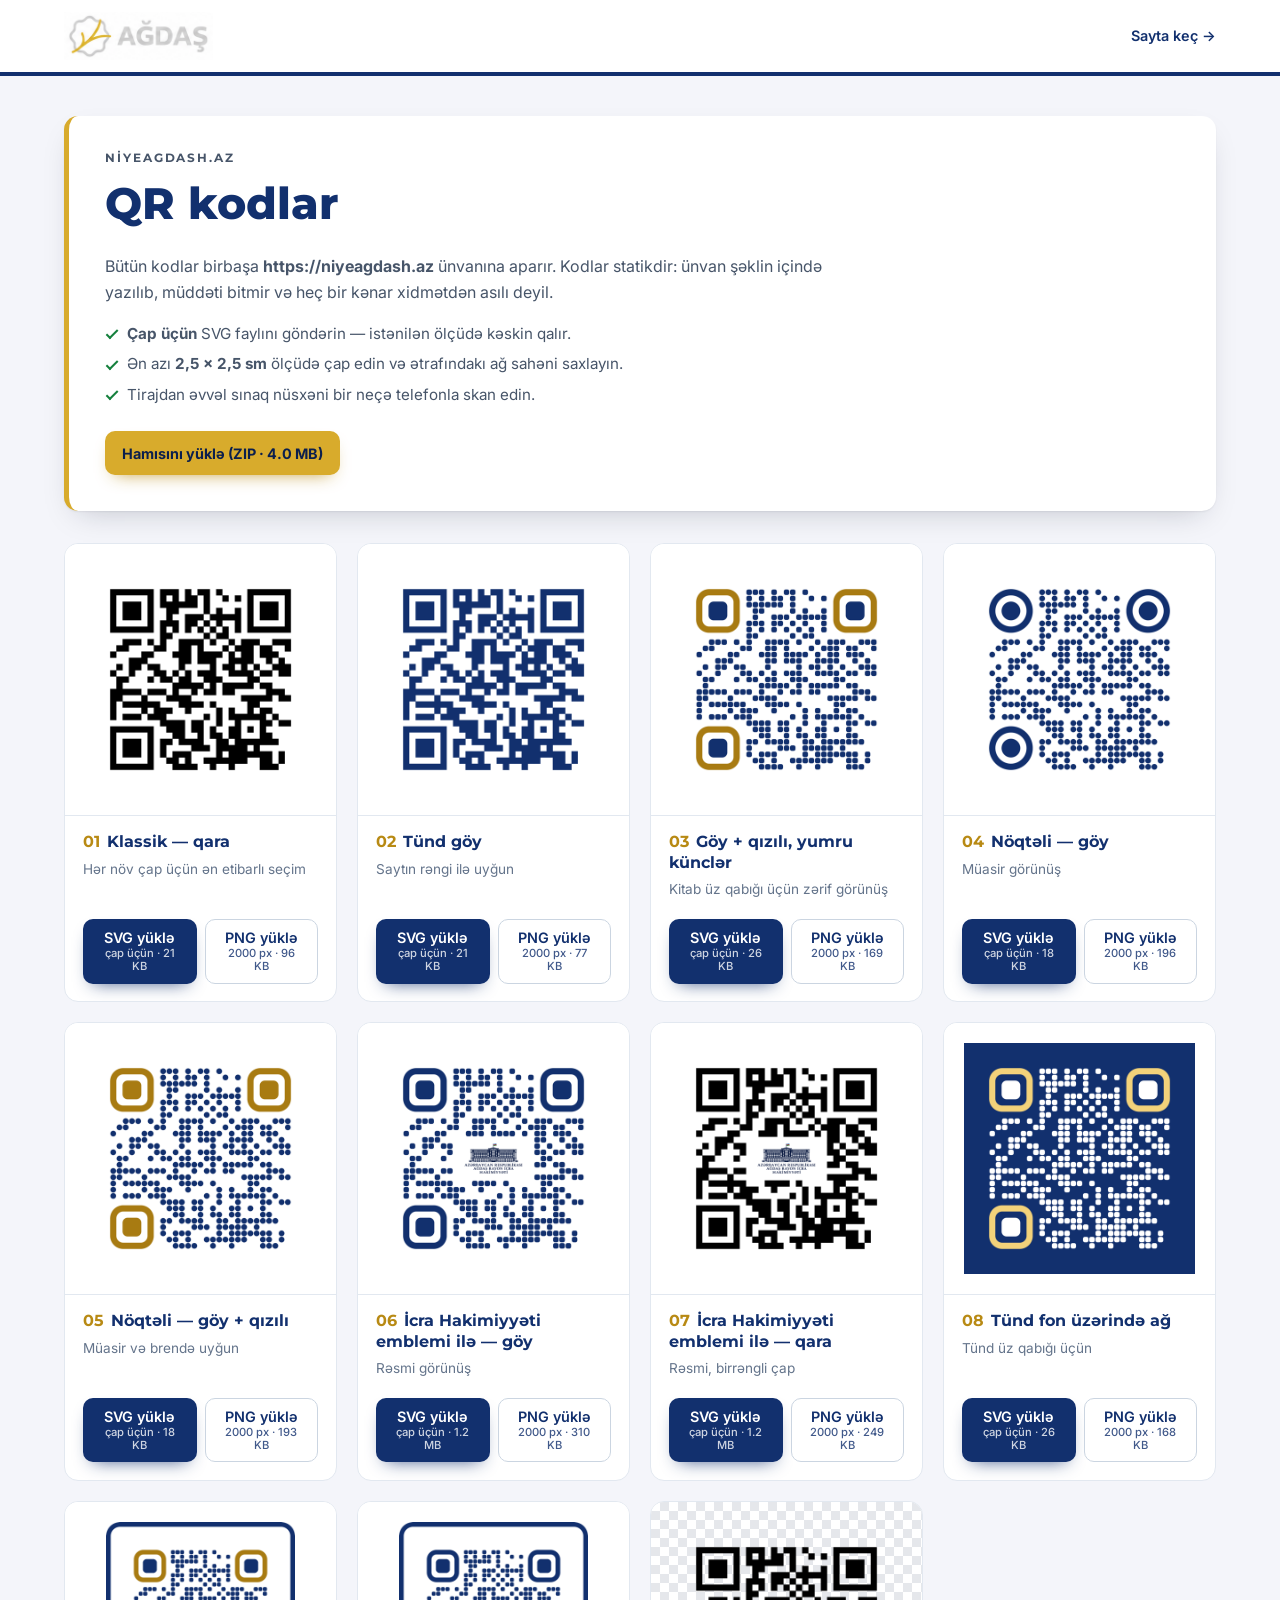
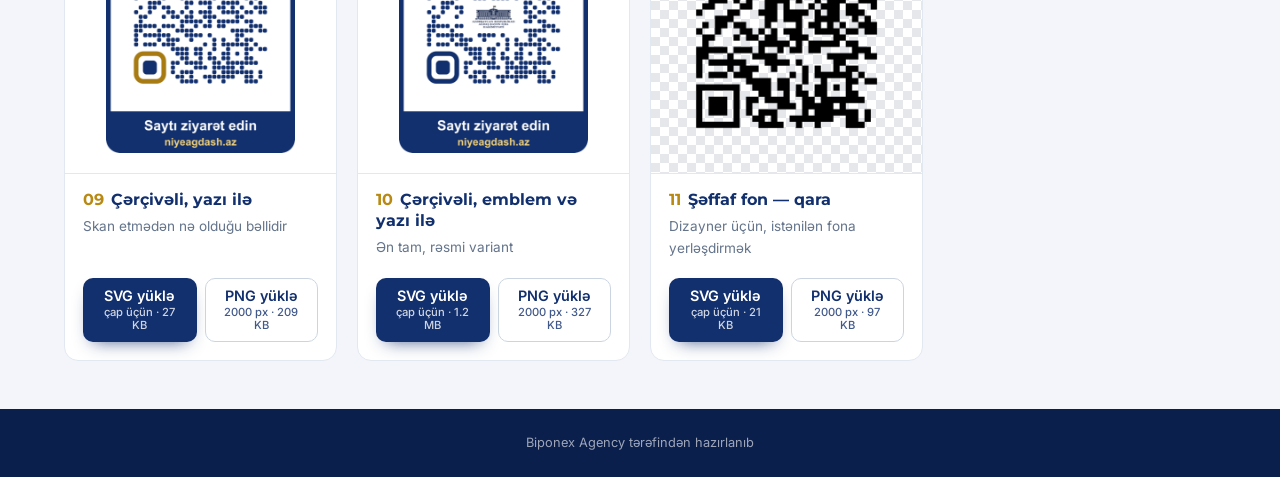
<file: qr/index.html>
<!doctype html>
<html lang="az">
<head>
  <meta charset="utf-8">
  <meta name="viewport" content="width=device-width, initial-scale=1">
  <meta name="robots" content="noindex, nofollow, noarchive">
  <title>QR kodlar — niyeagdash.az</title>
  <meta name="description" content="niyeagdash.az saytına aparan QR kodların yüklənməsi.">
  <link rel="icon" type="image/png" sizes="64x64" href="../assets/img/favicon.png">
  <link rel="preconnect" href="https://fonts.googleapis.com">
  <link rel="preconnect" href="https://fonts.gstatic.com" crossorigin>
  <link rel="stylesheet" href="https://fonts.googleapis.com/css2?family=Inter:wght@400;500;600&family=Montserrat:wght@700;800&display=swap">
  <link rel="stylesheet" href="qr.css">
</head>
<body>
  <header class="qr-head">
    <div class="wrap qr-head__inner">
      <a class="qr-brand" href="../"><img src="../assets/img/agdash-logo.png" width="310" height="100" alt="Ağdaş"></a>
      <a class="qr-back" href="../">Sayta keç →</a>
    </div>
  </header>

  <main class="wrap">
    <section class="qr-intro" aria-labelledby="qr-title">
      <p class="qr-kicker">niyeagdash.az</p>
      <h1 id="qr-title">QR kodlar</h1>
      <p>Bütün kodlar birbaşa <strong>https://niyeagdash.az</strong> ünvanına aparır. Kodlar statikdir: ünvan şəklin içində yazılıb, müddəti bitmir və heç bir kənar xidmətdən asılı deyil.</p>
      <ul class="qr-tips">
        <li><strong>Çap üçün</strong> SVG faylını göndərin — istənilən ölçüdə kəskin qalır.</li>
        <li>Ən azı <strong>2,5 × 2,5 sm</strong> ölçüdə çap edin və ətrafındakı ağ sahəni saxlayın.</li>
        <li>Tirajdan əvvəl sınaq nüsxəni bir neçə telefonla skan edin.</li>
      </ul>
      <a class="btn btn--gold" href="niyeagdash-qr-hamisi.zip" download>Hamısını yüklə (ZIP · 4.0 MB)</a>
    </section>

    <ul class="qr-grid">
      <li class="qr-card">
        <div class="qr-card__media"><img src="preview/01-klassik-qara.png" width="520" height="520" alt="Klassik — qara QR kodu" loading="lazy"></div>
        <div class="qr-card__body">
          <h2><span>01</span> Klassik — qara</h2>
          <p>Hər növ çap üçün ən etibarlı seçim</p>
          <div class="qr-card__actions">
            <a class="btn btn--primary" href="files/niyeagdash-qr-01-klassik-qara.svg" download>SVG yüklə <small>çap üçün · 21 KB</small></a>
            <a class="btn btn--line" href="files/niyeagdash-qr-01-klassik-qara.png" download>PNG yüklə <small>2000 px · 96 KB</small></a>
          </div>
        </div>
      </li>
      <li class="qr-card">
        <div class="qr-card__media"><img src="preview/02-tund-goy.png" width="520" height="520" alt="Tünd göy QR kodu" loading="lazy"></div>
        <div class="qr-card__body">
          <h2><span>02</span> Tünd göy</h2>
          <p>Saytın rəngi ilə uyğun</p>
          <div class="qr-card__actions">
            <a class="btn btn--primary" href="files/niyeagdash-qr-02-tund-goy.svg" download>SVG yüklə <small>çap üçün · 21 KB</small></a>
            <a class="btn btn--line" href="files/niyeagdash-qr-02-tund-goy.png" download>PNG yüklə <small>2000 px · 77 KB</small></a>
          </div>
        </div>
      </li>
      <li class="qr-card">
        <div class="qr-card__media"><img src="preview/03-goy-qizili-yumru.png" width="520" height="520" alt="Göy + qızılı, yumru künclər QR kodu" loading="lazy"></div>
        <div class="qr-card__body">
          <h2><span>03</span> Göy + qızılı, yumru künclər</h2>
          <p>Kitab üz qabığı üçün zərif görünüş</p>
          <div class="qr-card__actions">
            <a class="btn btn--primary" href="files/niyeagdash-qr-03-goy-qizili-yumru.svg" download>SVG yüklə <small>çap üçün · 26 KB</small></a>
            <a class="btn btn--line" href="files/niyeagdash-qr-03-goy-qizili-yumru.png" download>PNG yüklə <small>2000 px · 169 KB</small></a>
          </div>
        </div>
      </li>
      <li class="qr-card">
        <div class="qr-card__media"><img src="preview/04-noqteli-goy.png" width="520" height="520" alt="Nöqtəli — göy QR kodu" loading="lazy"></div>
        <div class="qr-card__body">
          <h2><span>04</span> Nöqtəli — göy</h2>
          <p>Müasir görünüş</p>
          <div class="qr-card__actions">
            <a class="btn btn--primary" href="files/niyeagdash-qr-04-noqteli-goy.svg" download>SVG yüklə <small>çap üçün · 18 KB</small></a>
            <a class="btn btn--line" href="files/niyeagdash-qr-04-noqteli-goy.png" download>PNG yüklə <small>2000 px · 196 KB</small></a>
          </div>
        </div>
      </li>
      <li class="qr-card">
        <div class="qr-card__media"><img src="preview/05-noqteli-qizili.png" width="520" height="520" alt="Nöqtəli — göy + qızılı QR kodu" loading="lazy"></div>
        <div class="qr-card__body">
          <h2><span>05</span> Nöqtəli — göy + qızılı</h2>
          <p>Müasir və brendə uyğun</p>
          <div class="qr-card__actions">
            <a class="btn btn--primary" href="files/niyeagdash-qr-05-noqteli-qizili.svg" download>SVG yüklə <small>çap üçün · 18 KB</small></a>
            <a class="btn btn--line" href="files/niyeagdash-qr-05-noqteli-qizili.png" download>PNG yüklə <small>2000 px · 193 KB</small></a>
          </div>
        </div>
      </li>
      <li class="qr-card">
        <div class="qr-card__media"><img src="preview/06-bina-loqolu-goy.png" width="520" height="520" alt="İcra Hakimiyyəti emblemi ilə — göy QR kodu" loading="lazy"></div>
        <div class="qr-card__body">
          <h2><span>06</span> İcra Hakimiyyəti emblemi ilə — göy</h2>
          <p>Rəsmi görünüş</p>
          <div class="qr-card__actions">
            <a class="btn btn--primary" href="files/niyeagdash-qr-06-bina-loqolu-goy.svg" download>SVG yüklə <small>çap üçün · 1.2 MB</small></a>
            <a class="btn btn--line" href="files/niyeagdash-qr-06-bina-loqolu-goy.png" download>PNG yüklə <small>2000 px · 310 KB</small></a>
          </div>
        </div>
      </li>
      <li class="qr-card">
        <div class="qr-card__media"><img src="preview/07-bina-loqolu-qara.png" width="520" height="520" alt="İcra Hakimiyyəti emblemi ilə — qara QR kodu" loading="lazy"></div>
        <div class="qr-card__body">
          <h2><span>07</span> İcra Hakimiyyəti emblemi ilə — qara</h2>
          <p>Rəsmi, birrəngli çap</p>
          <div class="qr-card__actions">
            <a class="btn btn--primary" href="files/niyeagdash-qr-07-bina-loqolu-qara.svg" download>SVG yüklə <small>çap üçün · 1.2 MB</small></a>
            <a class="btn btn--line" href="files/niyeagdash-qr-07-bina-loqolu-qara.png" download>PNG yüklə <small>2000 px · 249 KB</small></a>
          </div>
        </div>
      </li>
      <li class="qr-card">
        <div class="qr-card__media"><img src="preview/08-tund-fon.png" width="520" height="520" alt="Tünd fon üzərində ağ QR kodu" loading="lazy"></div>
        <div class="qr-card__body">
          <h2><span>08</span> Tünd fon üzərində ağ</h2>
          <p>Tünd üz qabığı üçün</p>
          <div class="qr-card__actions">
            <a class="btn btn--primary" href="files/niyeagdash-qr-08-tund-fon.svg" download>SVG yüklə <small>çap üçün · 26 KB</small></a>
            <a class="btn btn--line" href="files/niyeagdash-qr-08-tund-fon.png" download>PNG yüklə <small>2000 px · 168 KB</small></a>
          </div>
        </div>
      </li>
      <li class="qr-card">
        <div class="qr-card__media"><img src="preview/09-cerceveli.png" width="520" height="520" alt="Çərçivəli, yazı ilə QR kodu" loading="lazy"></div>
        <div class="qr-card__body">
          <h2><span>09</span> Çərçivəli, yazı ilə</h2>
          <p>Skan etmədən nə olduğu bəllidir</p>
          <div class="qr-card__actions">
            <a class="btn btn--primary" href="files/niyeagdash-qr-09-cerceveli.svg" download>SVG yüklə <small>çap üçün · 27 KB</small></a>
            <a class="btn btn--line" href="files/niyeagdash-qr-09-cerceveli.png" download>PNG yüklə <small>2000 px · 209 KB</small></a>
          </div>
        </div>
      </li>
      <li class="qr-card">
        <div class="qr-card__media"><img src="preview/10-cerceveli-loqolu.png" width="520" height="520" alt="Çərçivəli, emblem və yazı ilə QR kodu" loading="lazy"></div>
        <div class="qr-card__body">
          <h2><span>10</span> Çərçivəli, emblem və yazı ilə</h2>
          <p>Ən tam, rəsmi variant</p>
          <div class="qr-card__actions">
            <a class="btn btn--primary" href="files/niyeagdash-qr-10-cerceveli-loqolu.svg" download>SVG yüklə <small>çap üçün · 1.2 MB</small></a>
            <a class="btn btn--line" href="files/niyeagdash-qr-10-cerceveli-loqolu.png" download>PNG yüklə <small>2000 px · 327 KB</small></a>
          </div>
        </div>
      </li>
      <li class="qr-card">
        <div class="qr-card__media qr-card__media--check"><img src="preview/11-seffaf-qara.png" width="520" height="520" alt="Şəffaf fon — qara QR kodu" loading="lazy"></div>
        <div class="qr-card__body">
          <h2><span>11</span> Şəffaf fon — qara</h2>
          <p>Dizayner üçün, istənilən fona yerləşdirmək</p>
          <div class="qr-card__actions">
            <a class="btn btn--primary" href="files/niyeagdash-qr-11-seffaf-qara.svg" download>SVG yüklə <small>çap üçün · 21 KB</small></a>
            <a class="btn btn--line" href="files/niyeagdash-qr-11-seffaf-qara.png" download>PNG yüklə <small>2000 px · 97 KB</small></a>
          </div>
        </div>
      </li>
    </ul>
  </main>

  <footer class="qr-foot">
    <div class="wrap">Biponex Agency tərəfindən hazırlanıb</div>
  </footer>
</body>
</html>
</file>
<file: styles/tokens.css>
/* Design tokens.
   Palette follows journal.economics.edu.az (deep slate-navy, white, red call-to-action, blue links)
   plus the gold of the Ağdaş logo. */
:root {
  --navy-950: #0a1120;
  --navy-900: #0f172a;
  --navy-800: #1b2740;
  --navy-700: #334155;
  --slate-600: #475569;
  --slate-500: #64748b;
  --slate-300: #cbd5e1;
  --slate-200: #e2e8f0;
  --slate-100: #f1f5f9;
  --paper: #fdfdfc;
  --white: #ffffff;

  --red-600: #dc2626;
  --red-700: #b91c1c;
  --brand-950: #0b1f4d;
  --brand-900: #12306e;
  --brand-800: #1c3f8a;
  --mist: #f4f5fa;
  --blue-600: #2563eb;
  --blue-100: #dbe7ff;
  --gold-500: #d8ab2c;
  --gold-600: #b88a14;
  --gold-700: #8a6508;
  --gold-100: #fbf1d3;
  --green-600: #15803d;

  --color-text: var(--navy-900);
  --color-muted: var(--slate-600);
  --color-line: var(--slate-200);
  --color-surface: var(--white);
  --color-page: var(--paper);

  --font-display: "Montserrat", "Segoe UI", system-ui, sans-serif;
  --font-body: "Inter", "Segoe UI", system-ui, sans-serif;

  --text-xs: 0.78rem;
  --text-sm: 0.9rem;
  --text-base: clamp(1rem, 0.96rem + 0.2vw, 1.0625rem);
  --text-lg: clamp(1.1rem, 1.02rem + 0.4vw, 1.3rem);
  --text-h3: clamp(1.3rem, 1.1rem + 0.9vw, 1.75rem);
  --text-h2: clamp(1.9rem, 1.3rem + 2.6vw, 3.25rem);
  --text-hero: clamp(3rem, 1.4rem + 7.4vw, 7rem);
  --text-numeral: clamp(3.5rem, 2rem + 5vw, 6.5rem);

  --space-1: 0.25rem;
  --space-2: 0.5rem;
  --space-3: 0.75rem;
  --space-4: 1rem;
  --space-5: 1.5rem;
  --space-6: 2rem;
  --space-7: 3rem;
  --space-8: 4.5rem;
  --space-section: clamp(4rem, 2.5rem + 6vw, 8rem);
  --gutter: clamp(1rem, 0.4rem + 2.6vw, 2.5rem);
  --wrap: 78rem;

  --radius-sm: 4px;
  --radius-md: 10px;
  --radius-lg: 22px;
  --radius-pill: 999px;

  --shadow-card: 0 1px 2px rgb(15 23 42 / 0.06), 0 10px 30px -12px rgb(15 23 42 / 0.18);
  --shadow-lift: 0 2px 4px rgb(15 23 42 / 0.08), 0 24px 48px -18px rgb(15 23 42 / 0.32);

  --duration-fast: 150ms;
  --duration-normal: 320ms;
  --duration-slow: 700ms;
  --ease-out-expo: cubic-bezier(0.16, 1, 0.3, 1);

  --nav-height: 3.5rem;
}
</file>
<file: styles/layout.css>
/* Base, brand bar, navigation, hero, footer */
*,
*::before,
*::after { box-sizing: border-box; }

html { scroll-behavior: smooth; scroll-padding-top: calc(var(--nav-height) + 1rem); }

body {
  margin: 0;
  font-family: var(--font-body);
  font-size: var(--text-base);
  line-height: 1.65;
  color: var(--color-text);
  background: var(--color-page);
  -webkit-font-smoothing: antialiased;
}

img, svg { max-width: 100%; height: auto; display: block; }
h1, h2, h3, h4 { font-family: var(--font-display); line-height: 1.1; margin: 0; text-wrap: balance; }
p { margin: 0 0 var(--space-4); text-wrap: pretty; }
a { color: var(--blue-600); text-underline-offset: 0.2em; }
:focus-visible { outline: 3px solid var(--gold-500); outline-offset: 3px; border-radius: var(--radius-sm); }

.wrap { width: min(100% - 2 * var(--gutter), var(--wrap)); margin-inline: auto; }
.noscript { padding-block: var(--space-7); }

.skip-link {
  position: absolute; left: var(--space-4); top: var(--space-4); z-index: 100;
  padding: var(--space-2) var(--space-4); background: var(--white); color: var(--navy-900);
  border-radius: var(--radius-sm); transform: translateY(-300%);
}
.skip-link:focus { transform: none; }

.kicker {
  font-family: var(--font-display); font-weight: 700; font-size: var(--text-xs);
  letter-spacing: 0.18em; text-transform: uppercase; color: var(--gold-600); margin: 0 0 var(--space-3);
}
.kicker--light { color: var(--gold-500); }

/* Buttons */
.btn {
  display: inline-flex; align-items: center; justify-content: center; gap: var(--space-2);
  min-height: 2.75rem; padding: 0.65rem 1.35rem; border: 1px solid transparent; border-radius: var(--radius-md);
  font: 600 var(--text-sm)/1.2 var(--font-display); letter-spacing: 0.01em; text-decoration: none; cursor: pointer;
  transition: transform var(--duration-fast) var(--ease-out-expo), background-color var(--duration-fast), box-shadow var(--duration-fast);
}
.btn:hover { transform: translateY(-2px); }
.btn:active { transform: translateY(0) scale(0.98); }
.btn--accent { background: var(--red-600); color: var(--white); box-shadow: 0 8px 20px -8px rgb(220 38 38 / 0.7); }
.btn--accent:hover { background: var(--red-700); }
.btn--ghost { background: rgb(255 255 255 / 0.08); color: var(--white); border-color: rgb(255 255 255 / 0.28); }
.btn--ghost:hover { background: rgb(255 255 255 / 0.16); }
.btn--dark { background: var(--navy-900); color: var(--white); }
.btn--dark:hover { background: var(--navy-800); }
.btn--line { background: transparent; color: var(--navy-900); border-color: var(--slate-300); }
.btn--line:hover { border-color: var(--navy-900); }

.btn--primary { background: var(--brand-900); color: var(--white); box-shadow: 0 8px 20px -10px rgb(18 48 110 / 0.8); }
.btn--primary:hover { background: var(--brand-800); }

.visually-hidden { position: absolute; width: 1px; height: 1px; overflow: hidden; clip-path: inset(50%); white-space: nowrap; }

/* Site header: left mark + search, centred title, right authority logo + name */
.site-header { background: var(--mist); }
.site-header__inner { display: grid; grid-template-columns: 1fr auto 1fr; align-items: center; gap: var(--space-5); padding-block: var(--space-4); }
.header-start { display: grid; justify-self: start; justify-items: start; gap: var(--space-3); max-width: 17rem; }
.brand { display: inline-grid; gap: var(--space-1); text-decoration: none; color: var(--navy-800); font: 600 var(--text-sm)/1.3 var(--font-body); }
.brand--mark img { height: clamp(2.6rem, 2rem + 2.4vw, 4.25rem); width: auto; mix-blend-mode: multiply; }
.brand--authority { justify-self: end; }
.brand--authority img { height: clamp(3.6rem, 2.8rem + 3vw, 6rem); width: auto; display: block; }
.site-title { font: 800 clamp(1.25rem, 0.8rem + 2vw, 2.4rem)/1.15 var(--font-display); letter-spacing: -0.02em; text-transform: uppercase; color: var(--brand-900); text-decoration: none; text-align: center; }

.search { position: relative; width: min(100%, 17rem); z-index: 1; }
.search.is-open { z-index: 80; }
.search input { width: 100%; height: 2.6rem; padding: 0 2.6rem 0 1.1rem; font: inherit; font-size: var(--text-sm); color: var(--navy-900); background: var(--white); border: 1px solid var(--slate-300); border-radius: var(--radius-pill); transition: border-color var(--duration-fast), box-shadow var(--duration-fast); }
.search input::placeholder { color: var(--slate-500); }
.search input:hover { border-color: var(--slate-500); }
.search input:focus { outline: none; border-color: var(--brand-900); box-shadow: 0 0 0 3px var(--blue-100); }
.search input::-webkit-search-cancel-button { display: none; }
.search > svg { position: absolute; right: 0.85rem; top: 0.7rem; width: 1.2rem; height: 1.2rem; fill: none; stroke: var(--slate-600); stroke-width: 2; stroke-linecap: round; pointer-events: none; }
.search__results { position: absolute; z-index: 80; top: calc(100% + 0.4rem); left: 0; width: min(24rem, 92vw); max-height: min(22rem, 70vh); overflow: auto; margin: 0; padding: var(--space-2); list-style: none; background: var(--white); border: 1px solid var(--color-line); border-radius: var(--radius-md); box-shadow: var(--shadow-lift); }
.search__results a { display: grid; gap: 2px; padding: 0.55rem 0.75rem; border-radius: var(--radius-sm); color: var(--navy-900); text-decoration: none; font-size: var(--text-sm); line-height: 1.35; }
.search__results a:hover, .search__results a:focus-visible, .search__results a.is-active { background: var(--mist); color: var(--brand-900); }
.search__results a[data-kind="project"] strong::before { content: "Layihə · "; font-weight: 600; color: var(--slate-500); }
.search__results span { font-size: var(--text-xs); color: var(--slate-500); }
.search__empty { padding: 0.6rem 0.75rem; font-size: var(--text-sm); color: var(--slate-500); }

/* Main navigation: solid brand-blue bar, centred items */
.main-nav { position: sticky; top: 0; z-index: 50; background: var(--brand-900); color: var(--white); box-shadow: 0 8px 22px -14px rgb(11 31 77 / 0.9); }
.main-nav__inner { display: flex; align-items: center; justify-content: center; min-height: var(--nav-height); }
.main-nav__menu { display: flex; justify-content: center; gap: var(--space-2); margin: 0; padding: 0; list-style: none; }
.main-nav__toggle { display: none; }

.nav-item { position: relative; }
.nav-link {
  display: flex; align-items: center; gap: 0.4rem; height: var(--nav-height); padding-inline: 0.9rem;
  font: 500 var(--text-base) var(--font-body); color: rgb(255 255 255 / 0.9); text-decoration: none; white-space: nowrap;
  border-bottom: 3px solid transparent; transition: color var(--duration-fast), border-color var(--duration-fast), background-color var(--duration-fast);
}
.nav-link::after { content: ""; width: 0.4rem; height: 0.4rem; border: solid currentColor; border-width: 0 2px 2px 0; transform: translateY(-2px) rotate(45deg); opacity: 0.6; }
.nav-link--plain::after { display: none; }
.nav-item:hover > .nav-link, .nav-item:focus-within > .nav-link, .nav-link.is-active { color: var(--white); background: rgb(255 255 255 / 0.08); border-bottom-color: var(--gold-500); }

.nav-sub {
  position: absolute; top: 100%; left: 0; min-width: 19rem; margin: 0; padding: var(--space-3); list-style: none;
  background: var(--white); border-radius: 0 0 var(--radius-md) var(--radius-md); box-shadow: var(--shadow-lift);
  border-top: 3px solid var(--gold-500);
  opacity: 0; visibility: hidden; transform: translateY(-6px);
  transition: opacity var(--duration-fast), transform var(--duration-normal) var(--ease-out-expo), visibility var(--duration-fast);
}
.nav-item:nth-last-child(2) .nav-sub, .nav-item:nth-last-child(3) .nav-sub { left: auto; right: 0; }
.nav-item:hover > .nav-sub, .nav-item:focus-within > .nav-sub { opacity: 1; visibility: visible; transform: none; }
.nav-sub a {
  display: grid; grid-template-columns: 1.6rem 1fr; align-items: baseline; padding: 0.55rem 0.7rem; border-radius: var(--radius-sm);
  color: var(--navy-900); font-size: var(--text-sm); font-weight: 500; line-height: 1.35; text-decoration: none;
  transition: background-color var(--duration-fast), color var(--duration-fast);
}
.nav-sub a::before { content: attr(data-num); font: 700 var(--text-xs) var(--font-display); color: var(--gold-600); }
.nav-sub a:hover, .nav-sub a:focus-visible, .nav-sub a.is-active { background: var(--mist); color: var(--brand-900); }

/* Hero: welcome panel, quick links, sector tiles, headline figures */
.hero { position: relative; isolation: isolate; overflow: clip; padding-block: var(--space-6) var(--space-7); background: linear-gradient(180deg, var(--mist), var(--color-page)); }
.hero__motif { position: absolute; z-index: -1; right: -14%; top: -30%; width: min(60rem, 80vw); color: rgb(15 23 42 / 0.045); animation: motif-turn 200s linear infinite; }
.hero__top { display: grid; grid-template-columns: minmax(0, 1.9fr) minmax(0, 1fr); gap: var(--space-5); align-items: center; }

.welcome { position: relative; display: grid; grid-template-columns: minmax(0, 1fr) minmax(0, 0.9fr); gap: var(--space-5); align-items: center; padding: clamp(1.25rem, 0.6rem + 2vw, 2.25rem) clamp(1.25rem, 0.6rem + 2.4vw, 2.75rem); background: rgb(15 23 42 / 0.045); border-radius: var(--radius-lg); }
.welcome h1 { font: 700 clamp(1.6rem, 1rem + 1.7vw, 2.4rem)/1.15 var(--font-body); letter-spacing: -0.015em; color: var(--navy-700); }
.welcome h1 span { display: block; max-width: 14ch; margin-top: var(--space-1); font-weight: 400; color: var(--slate-500); }
.hero__actions { display: flex; flex-wrap: wrap; gap: var(--space-3); }

.map-credit { position: absolute; right: 0.9rem; bottom: 0.55rem; margin: 0; font-size: 0.66rem; line-height: 1; color: var(--slate-500); opacity: 0.75; }
.map-credit a { color: inherit; text-decoration: none; }
.map-credit a:hover, .map-credit a:focus-visible { text-decoration: underline; opacity: 1; }
.district-map { width: 100%; max-width: 17rem; max-height: 22rem; justify-self: center; overflow: visible; }
.district-map__depth { fill: #a87b12; stroke: #a87b12; stroke-width: 4; stroke-linejoin: round; filter: drop-shadow(0 8px 10px rgb(120 86 10 / 0.35)); }
.district-map__land { fill: url(#map-fill); stroke: url(#map-edge); stroke-width: 4.5; stroke-linejoin: round; }
.district-map__shine { fill: none; stroke: rgb(255 255 255 / 0.7); stroke-width: 1; stroke-linejoin: round; transform: translate(-0.8px, -0.8px); }
.district-map__river { fill: none; stroke: #4cb4ee; stroke-width: 2.6; stroke-linecap: round; stroke-linejoin: round; }
.district-map__pin path { fill: var(--gold-500); stroke: #a87b12; stroke-width: 1; }
.district-map__pin circle { fill: #fffaf0; }
.district-map__pin { animation: pin-bob 2.8s var(--ease-out-expo) infinite alternate; }

.quick { display: flex; flex-direction: column; padding: var(--space-4) var(--space-5) var(--space-3); background: var(--white); border-radius: var(--radius-lg); box-shadow: var(--shadow-card); }
.quick h2 { display: flex; align-items: center; gap: var(--space-4); font-size: clamp(1.35rem, 1.05rem + 0.9vw, 1.75rem); font-weight: 800; color: var(--brand-900); }
.quick h2::after { content: ""; flex: 1; height: 3px; border-radius: 2px; background: var(--gold-500); }
.quick ul { margin: var(--space-2) 0 0; padding: 0; list-style: none; }
.quick li + li { border-top: 1px solid var(--color-line); }
.quick li a { display: flex; align-items: center; gap: var(--space-3); padding-block: 0.55rem; color: var(--navy-900); font-weight: 500; font-size: var(--text-base); line-height: 1.35; text-decoration: none; transition: color var(--duration-fast), transform var(--duration-normal) var(--ease-out-expo); }
.quick li a:hover { color: var(--brand-800); transform: translateX(4px); }
.quick li svg { flex: none; width: 3rem; height: 3rem; padding: 0.45rem; background: var(--gold-100); border-radius: var(--radius-md); fill: none; stroke: var(--gold-600); stroke-width: 1.9; stroke-linecap: round; stroke-linejoin: round; }
.quick__all { align-self: flex-end; padding-top: var(--space-3); font: 600 var(--text-sm) var(--font-body); color: var(--brand-900); text-decoration: none; }
.quick__all::after { content: " →"; color: var(--gold-600); }
.quick__all:hover { text-decoration: underline; }

.sectors { display: grid; grid-template-columns: repeat(4, minmax(0, 1fr)); gap: var(--space-2); margin: var(--space-4) 0 0; padding: var(--space-2); list-style: none; background: var(--white); border-radius: var(--radius-lg); box-shadow: var(--shadow-card); }
.sector { display: flex; align-items: center; gap: var(--space-3); height: 100%; padding: var(--space-3) var(--space-4); border-radius: var(--radius-md); background: var(--tile); color: var(--navy-900); text-decoration: none; transition: transform var(--duration-normal) var(--ease-out-expo), box-shadow var(--duration-normal); }
.sector:hover { transform: translateY(-4px); box-shadow: 0 14px 24px -16px var(--ink); }
.sector svg { flex: none; width: 2.6rem; height: 2.6rem; fill: none; stroke: var(--ink); stroke-width: 1.6; stroke-linecap: round; stroke-linejoin: round; }
.sector span { font-size: var(--text-xs); line-height: 1.35; color: var(--slate-600); }
.sector strong { display: block; margin-bottom: 2px; font: 700 var(--text-sm)/1.2 var(--font-display); color: var(--navy-900); }
.sector--green { --tile: #dff5e4; --ink: #24894a; }
.sector--amber { --tile: #fbf0d0; --ink: #a87a0c; }
.sector--rose { --tile: #fde3e5; --ink: #cf3d4b; }
.sector--blue { --tile: #dcedff; --ink: #1c74c4; }
.sector--violet { --tile: #e9e4fb; --ink: #6748cf; }

.hero-stats { display: grid; grid-template-columns: repeat(5, 1fr); margin: var(--space-5) 0 0; background: var(--white); color: var(--navy-900); border-radius: var(--radius-lg) var(--radius-lg) var(--radius-sm) var(--radius-sm); box-shadow: var(--shadow-card); border-bottom: 4px solid var(--gold-500); }
.hero-stats > div { display: flex; flex-direction: column-reverse; justify-content: flex-end; padding: var(--space-5) var(--space-5) var(--space-4); border-left: 1px solid var(--color-line); }
.hero-stats > div:first-child { border-left: 0; }
.hero-stats dt { font-size: var(--text-xs); line-height: 1.4; color: var(--color-muted); }
.hero-stats dd { margin: 0 0 var(--space-1); font: 800 clamp(1.5rem, 1rem + 1.6vw, 2.3rem)/1 var(--font-display); letter-spacing: -0.02em; color: var(--brand-900); }
.hero-stats dd small { font-size: 0.45em; font-weight: 700; letter-spacing: 0; color: var(--gold-600); margin-left: 0.3em; }

/* Footer */
.site-footer { margin-top: var(--space-section); padding-block: var(--space-7); background: var(--brand-950); color: rgb(255 255 255 / 0.7); font-size: var(--text-sm); }
.site-footer__inner { display: grid; grid-template-columns: 1.4fr 1fr; gap: var(--space-7); }
.site-footer__title { font: 700 var(--text-lg)/1.3 var(--font-display); color: var(--white); max-width: 34rem; }
.site-footer p a { color: var(--gold-500); }
.site-footer__links { margin: 0; padding: 0; list-style: none; columns: 2; }
.site-footer__links a { display: inline-block; padding-block: 0.3rem; color: rgb(255 255 255 / 0.8); text-decoration: none; }
.site-footer__links a:hover { color: var(--gold-500); }

@keyframes pin-bob { to { transform: translateY(-6px); } }
@keyframes motif-turn { to { transform: rotate(360deg); } }

/* Responsive */
@media (max-width: 72rem) {
  .sectors { grid-template-columns: repeat(2, minmax(0, 1fr)); }
  .hero__top { grid-template-columns: minmax(0, 1fr); }
  .quick ul { display: grid; grid-template-columns: repeat(2, minmax(0, 1fr)); gap: var(--space-4); }
  .quick li + li { border-top: 0; }
}

@media (max-width: 62rem) {
  .main-nav__inner { justify-content: flex-start; }
  .main-nav__toggle {
    display: inline-flex; align-items: center; gap: var(--space-3); min-height: 2.5rem; padding: 0 var(--space-3);
    background: transparent; border: 1px solid rgb(255 255 255 / 0.35); border-radius: var(--radius-md); color: var(--white); font: 600 var(--text-sm) var(--font-display); cursor: pointer;
  }
  .main-nav__toggle-bars, .main-nav__toggle-bars::before, .main-nav__toggle-bars::after { display: block; width: 1.1rem; height: 2px; background: currentColor; transition: transform var(--duration-normal) var(--ease-out-expo); }
  .main-nav__toggle-bars { position: relative; }
  .main-nav__toggle-bars::before, .main-nav__toggle-bars::after { content: ""; position: absolute; left: 0; }
  .main-nav__toggle-bars::before { transform: translateY(-6px); }
  .main-nav__toggle-bars::after { transform: translateY(6px); }
  .main-nav__toggle[aria-expanded="true"] .main-nav__toggle-bars { background: transparent; }
  .main-nav__toggle[aria-expanded="true"] .main-nav__toggle-bars::before { transform: rotate(45deg); }
  .main-nav__toggle[aria-expanded="true"] .main-nav__toggle-bars::after { transform: rotate(-45deg); }
  .main-nav__menu {
    position: absolute; inset: 100% 0 auto 0; display: none; flex-direction: column; justify-content: flex-start; gap: 0; max-height: calc(100dvh - var(--nav-height)); overflow-y: auto;
    padding: var(--space-3) var(--gutter) var(--space-6); background: var(--brand-900); border-top: 1px solid rgb(255 255 255 / 0.15);
  }
  .main-nav__menu.is-open { display: flex; }
  .nav-link { height: auto; padding: var(--space-4) 0 var(--space-2); border-bottom: 0; font-weight: 700; color: var(--gold-500); }
  .nav-item:hover > .nav-link, .nav-item:focus-within > .nav-link, .nav-link.is-active { background: transparent; color: var(--gold-500); }
  .nav-link::after { display: none; }
  .nav-sub, .nav-item:nth-last-child(2) .nav-sub, .nav-item:nth-last-child(3) .nav-sub {
    position: static; min-width: 0; padding: 0; background: transparent; box-shadow: none; border-top: 0; opacity: 1; visibility: visible; transform: none;
    border-left: 1px solid rgb(255 255 255 / 0.2);
  }
  .nav-sub a { color: rgb(255 255 255 / 0.9); }
  .nav-sub a::before { color: var(--gold-500); }
  .nav-sub a:hover, .nav-sub a:focus-visible, .nav-sub a.is-active { background: rgb(255 255 255 / 0.1); color: var(--white); }
  .hero-stats { grid-template-columns: repeat(6, 1fr); }
  .hero-stats > div { grid-column: span 2; border-top: 1px solid var(--color-line); }
  .hero-stats > div:nth-child(-n+3) { border-top: 0; }
  .hero-stats > div:nth-child(n+4) { grid-column: span 3; }
  .hero-stats > div:nth-child(4) { border-left: 0; }
}

@media (max-width: 52rem) {
  .site-header__inner { grid-template-columns: 1fr auto; gap: var(--space-3) var(--space-4); }
  .header-start { grid-column: 1 / -1; max-width: none; justify-self: stretch; }
  .search { width: 100%; }
  .search__results { width: 100%; }
  .brand--authority img { height: clamp(3rem, 12vw, 4.5rem); }
  .welcome { grid-template-columns: 1fr; text-align: left; }
  .district-map { max-width: 12rem; }
  .sectors { grid-template-columns: repeat(2, minmax(0, 1fr)); }
  .quick ul { grid-template-columns: 1fr; gap: 0; }
  .quick li + li { border-top: 1px solid var(--color-line); }
  .site-footer__inner { grid-template-columns: 1fr; }
}

@media (max-width: 34rem) {
  .sectors { grid-template-columns: 1fr; }
  .hero-stats { grid-template-columns: 1fr 1fr; }
  .hero-stats > div, .hero-stats > div:nth-child(n+4) { grid-column: auto; border-top: 1px solid var(--color-line); padding: var(--space-4); }
  .hero-stats > div:nth-child(-n+2) { border-top: 0; }
  .hero-stats > div:nth-child(odd) { border-left: 0; }
  .hero-stats > div:nth-child(even) { border-left: 1px solid var(--color-line); }
  .hero-stats > div:last-child { grid-column: 1 / -1; }
  .site-footer__links { columns: 1; }
}

@media (prefers-reduced-motion: reduce) {
  html { scroll-behavior: auto; }
  *, *::before, *::after { animation: none !important; transition-duration: 0.01ms !important; }
}
</file>
<file: styles/sections.css>
/* The five menu sections and their sub-sections */
.section { padding-top: var(--space-section); }
.section--tint { background: linear-gradient(180deg, var(--slate-100), var(--color-page) 28rem); margin-top: var(--space-section); }

.section__head { position: relative; display: grid; grid-template-columns: auto 1fr; gap: var(--space-5) var(--space-6); align-items: end; padding-bottom: var(--space-6); border-bottom: 2px solid var(--navy-900); }
.section__num {
  font: 800 var(--text-numeral)/0.8 var(--font-display); letter-spacing: -0.04em; color: var(--gold-500);
  font-variant-numeric: lining-nums; user-select: none;
}
.section__title { font-size: var(--text-h2); font-weight: 800; letter-spacing: -0.03em; text-transform: uppercase; }
.section__intro { max-width: 46rem; margin: var(--space-3) 0 0; font-size: var(--text-lg); color: var(--color-muted); }

.section__body { display: grid; grid-template-columns: 15rem minmax(0, 1fr); gap: clamp(2rem, 1rem + 4vw, 5rem); align-items: start; padding-top: var(--space-7); }

.subnav { position: sticky; top: calc(var(--nav-height) + 1.5rem); }
.subnav__label { font: 700 var(--text-xs) var(--font-display); letter-spacing: 0.16em; text-transform: uppercase; color: var(--slate-500); margin-bottom: var(--space-3); }
.subnav ol { margin: 0; padding: 0; list-style: none; border-left: 2px solid var(--color-line); }
.subnav a {
  position: relative; display: block; padding: 0.5rem 0 0.5rem var(--space-4); margin-left: -2px; border-left: 2px solid transparent;
  font-size: var(--text-sm); font-weight: 500; line-height: 1.35; color: var(--slate-600); text-decoration: none;
  transition: color var(--duration-fast), border-color var(--duration-fast), transform var(--duration-normal) var(--ease-out-expo);
}
.subnav a:hover { color: var(--navy-900); transform: translateX(3px); }
.subnav a.is-active { color: var(--red-700); border-left-color: var(--red-600); font-weight: 600; }

.subsection { padding-bottom: var(--space-8); }
.subsection + .subsection { padding-top: var(--space-7); border-top: 1px solid var(--color-line); }
.subsection__head { display: flex; align-items: baseline; gap: var(--space-4); margin-bottom: var(--space-5); }
.subsection__num { font: 700 var(--text-sm) var(--font-display); color: var(--gold-600); letter-spacing: 0.08em; }
.subsection__title { font-size: var(--text-h3); font-weight: 700; letter-spacing: -0.015em; }
.subsection__blocks > * + * { margin-top: var(--space-6); }
.subsection__blocks > p + p { margin-top: var(--space-4); }
.subsection__blocks > p, .subsection__blocks > ul.list { max-width: 46rem; }

/* scroll reveal */
.reveal { opacity: 0; transform: translateY(18px); transition: opacity var(--duration-slow) var(--ease-out-expo), transform var(--duration-slow) var(--ease-out-expo); }
.reveal.is-visible { opacity: 1; transform: none; }

@media (max-width: 60rem) {
  .section__body { grid-template-columns: minmax(0, 1fr); padding-top: var(--space-5); }
  .subnav { position: static; overflow-x: auto; margin-inline: calc(-1 * var(--gutter)); padding-inline: var(--gutter); scrollbar-width: none; }
  .subnav__label { display: none; }
  .subnav ol { display: flex; gap: var(--space-2); border-left: 0; width: max-content; }
  .subnav a { margin: 0; padding: 0.45rem 0.9rem; border: 1px solid var(--slate-300); border-radius: var(--radius-pill); white-space: nowrap; background: var(--white); }
  .subnav a:hover { transform: none; }
  .subnav a.is-active { border-color: var(--red-600); background: var(--red-600); color: var(--white); }
}

@media (max-width: 34rem) {
  .section__head { grid-template-columns: 1fr; gap: var(--space-3); }
}

@media (prefers-reduced-motion: reduce) {
  .reveal { opacity: 1; transform: none; }
}
</file>
<file: styles/blocks.css>
/* Content blocks rendered by js/blocks.js */
.lead { font-size: var(--text-lg); line-height: 1.55; color: var(--navy-800); max-width: 46rem; }
.lead::first-line { font-weight: 600; }

.block-title { font: 700 var(--text-sm) var(--font-display); letter-spacing: 0.1em; text-transform: uppercase; color: var(--navy-900); margin-bottom: var(--space-3); }
.source { margin: var(--space-2) 0 0; font-size: var(--text-xs); color: var(--slate-500); }

/* Stats */
.stats { display: grid; grid-template-columns: repeat(auto-fit, minmax(10.5rem, 1fr)); gap: 1px; margin: 0; background: var(--color-line); border: 1px solid var(--color-line); border-radius: var(--radius-md); overflow: hidden; }
.stats > div { display: flex; flex-direction: column-reverse; justify-content: flex-end; padding: var(--space-5) var(--space-4); background: var(--white); transition: background-color var(--duration-normal); }
.stats > div:hover { background: var(--gold-100); }
.stats dt { font-size: var(--text-sm); line-height: 1.4; color: var(--color-muted); }
.stats dd { margin: 0 0 var(--space-2); white-space: nowrap; font: 800 clamp(1.5rem, 1.1rem + 1.1vw, 2.1rem)/1 var(--font-display); letter-spacing: -0.02em; color: var(--navy-900); }
.stats dd small { margin-left: 0.25em; font-size: 0.42em; font-weight: 700; letter-spacing: 0; color: var(--red-600); }

/* Lists */
.list { margin: 0; padding: 0; list-style: none; display: grid; gap: var(--space-3); }
.list li { position: relative; padding-left: 1.75rem; }
.list li::before { content: ""; position: absolute; left: 0; top: 0.6em; width: 0.9rem; height: 2px; background: var(--gold-500); }
.list--check li::before { top: 0.35em; width: 0.45rem; height: 0.8rem; background: none; border: solid var(--green-600); border-width: 0 2px 2px 0; transform: rotate(45deg); left: 0.3rem; }
.list--cols { grid-template-columns: repeat(auto-fit, minmax(17rem, 1fr)); gap: var(--space-3) var(--space-6); max-width: none !important; }

/* Tables */
.table-wrap { overflow-x: auto; border: 1px solid var(--color-line); border-radius: var(--radius-md); background: var(--white); }
.table { width: 100%; border-collapse: collapse; font-size: var(--text-sm); line-height: 1.5; }
.table caption { caption-side: top; text-align: left; padding: var(--space-4); font: 700 var(--text-sm) var(--font-display); color: var(--navy-900); border-bottom: 1px solid var(--color-line); }
.table th, .table td { padding: 0.7rem var(--space-4); text-align: left; vertical-align: top; }
.table thead th { background: var(--navy-900); color: var(--white); font: 600 var(--text-xs) var(--font-display); letter-spacing: 0.05em; text-transform: uppercase; white-space: nowrap; }
.table tbody tr + tr { border-top: 1px solid var(--color-line); }
.table tbody tr:hover { background: var(--slate-100); }
.table tbody th { font-weight: 600; color: var(--navy-900); min-width: 11rem; }
.table tr.is-highlight { background: var(--gold-100); }
.table tr.is-highlight th { box-shadow: inset 4px 0 0 var(--gold-500); }

/* Bars */
.bars { margin: 0; padding: var(--space-5); background: var(--white); border: 1px solid var(--color-line); border-radius: var(--radius-md); }
.bars__row { display: grid; grid-template-columns: 7.5rem 1fr 4.5rem; align-items: center; gap: var(--space-3); padding-block: 0.3rem; font-size: var(--text-sm); }
.bars__track { height: 0.9rem; background: var(--slate-100); border-radius: var(--radius-pill); overflow: hidden; }
.bars__fill { display: block; height: 100%; background: var(--navy-700); border-radius: inherit; transform-origin: left; transform: scaleX(0); transition: transform 1.1s var(--ease-out-expo); }
.is-visible .bars__fill, .bars.is-visible .bars__fill { transform: scaleX(var(--v, 0)); }
.bars__row.is-highlight { font-weight: 700; }
.bars__row.is-highlight .bars__fill { background: linear-gradient(90deg, var(--gold-600), var(--gold-500)); }
.bars__value { text-align: right; font-variant-numeric: tabular-nums; font-weight: 600; }

/* Cards */
.cards { display: grid; grid-template-columns: repeat(auto-fit, minmax(12.5rem, 1fr)); gap: var(--space-4); }
.card { position: relative; padding: var(--space-5); background: var(--white); border: 1px solid var(--color-line); border-radius: var(--radius-md); transition: transform var(--duration-normal) var(--ease-out-expo), box-shadow var(--duration-normal), border-color var(--duration-normal); }
.card:hover { transform: translateY(-4px); box-shadow: var(--shadow-card); border-color: var(--slate-300); }
.card__tag { display: inline-block; margin-bottom: var(--space-3); font: 700 var(--text-xs) var(--font-display); letter-spacing: 0.1em; text-transform: uppercase; color: var(--gold-600); }
.card__title { font-size: 1.05rem; font-weight: 700; line-height: 1.3; margin-bottom: var(--space-2); }
.card p { margin: 0; font-size: var(--text-sm); color: var(--color-muted); }
.card p + p { margin-top: var(--space-2); }
.card--strength { border-top: 4px solid var(--green-600); }
.card--weakness { border-top: 4px solid var(--red-600); }
.card--opportunity { border-top: 4px solid var(--blue-600); }
.card--risk { border-top: 4px solid var(--gold-500); }
.cards--numbered { counter-reset: card; }
.cards--numbered .card { counter-increment: card; padding-top: var(--space-7); }
.cards--numbered .card::before { content: counter(card, decimal-leading-zero); position: absolute; top: var(--space-4); left: var(--space-5); font: 800 1.6rem/1 var(--font-display); color: var(--slate-300); }
.cards--dark .card { background: var(--navy-900); border-color: var(--navy-800); color: var(--white); }
.cards--dark .card p { color: rgb(255 255 255 / 0.72); }

/* Quote */
.quote { position: relative; margin: 0; padding: var(--space-6) var(--space-6) var(--space-6) clamp(3rem, 2rem + 4vw, 5.5rem); background: var(--navy-900); color: var(--white); border-radius: var(--radius-lg) var(--radius-sm); }
.quote::before { content: "“"; position: absolute; left: var(--space-4); top: 0.1em; font: 800 clamp(4rem, 3rem + 4vw, 7rem)/1 var(--font-display); color: var(--gold-500); }
.quote p { font: 600 var(--text-lg)/1.45 var(--font-display); margin: 0; max-width: 44rem; }
.quote footer { margin-top: var(--space-4); font-size: var(--text-sm); color: rgb(255 255 255 / 0.65); }
.quote--slogan { background: var(--gold-100); color: var(--navy-900); }
.quote--slogan::before { color: var(--gold-500); }
.quote--slogan footer { color: var(--slate-600); }

/* Steps / timeline */
.steps { margin: 0; padding: 0; list-style: none; counter-reset: step; }
.steps li { position: relative; display: grid; grid-template-columns: 6.5rem 1fr; gap: var(--space-4); padding: 0 0 var(--space-5) var(--space-5); border-left: 2px solid var(--color-line); margin-left: 0.5rem; }
.steps li::before { content: ""; position: absolute; left: -0.45rem; top: 0.35rem; width: 0.75rem; height: 0.75rem; border-radius: 50%; background: var(--white); border: 3px solid var(--gold-500); }
.steps li:last-child { padding-bottom: 0; border-left-color: transparent; }
.steps__title { font: 800 1.05rem/1.4 var(--font-display); color: var(--navy-900); }
.steps p { margin: 0; color: var(--color-muted); }
.steps--numbered li { grid-template-columns: 1fr; gap: 0; counter-increment: step; }
.steps--numbered .steps__title::before { content: counter(step) ". "; color: var(--red-600); }

/* Chain: infrastruktur → müəssisə → bazar ... */
.chain { display: flex; flex-wrap: wrap; gap: var(--space-2); margin: 0; padding: 0; list-style: none; }
.chain li { display: flex; align-items: center; gap: var(--space-2); font: 700 var(--text-sm) var(--font-display); }
.chain span { padding: 0.55rem 1rem; background: var(--navy-900); color: var(--white); border-radius: var(--radius-pill); }
.chain li:last-child span { background: var(--red-600); }
.chain li + li::before { content: "→"; color: var(--gold-600); font-size: 1.2rem; }

/* Project cards */
.projects { display: grid; grid-template-columns: repeat(auto-fit, minmax(min(20rem, 100%), 1fr)); gap: var(--space-5); }
.projects > :only-child { max-width: 34rem; }
.project { display: flex; flex-direction: column; scroll-margin-top: calc(var(--nav-height) + 1rem); background: var(--white); border: 1px solid var(--color-line); border-radius: var(--radius-md); overflow: hidden; transition: transform var(--duration-normal) var(--ease-out-expo), box-shadow var(--duration-normal); }
.project:hover, .project:focus-within { transform: translateY(-5px); box-shadow: var(--shadow-lift); }
.project__media { position: relative; aspect-ratio: 16 / 9; overflow: hidden; background: var(--slate-100); }
.project__media img { width: 100%; height: 100%; object-fit: cover; object-position: top; transition: transform 1.2s var(--ease-out-expo); }
.project:hover .project__media img { transform: scale(1.05); }
.project__code { position: absolute; left: var(--space-3); top: var(--space-3); padding: 0.2rem 0.6rem; background: var(--navy-900); color: var(--gold-500); border-radius: var(--radius-sm); font: 700 var(--text-xs) var(--font-display); }
.project__body { display: flex; flex-direction: column; flex: 1; gap: var(--space-3); padding: var(--space-5); }
.project__title { font-size: 1.1rem; font-weight: 700; line-height: 1.3; }
.project__body > p { margin: 0; font-size: var(--text-sm); color: var(--color-muted); }
.facts { display: grid; grid-template-columns: repeat(auto-fit, minmax(7rem, 1fr)); gap: var(--space-3); margin: 0; padding-top: var(--space-3); border-top: 1px dashed var(--slate-300); }
.facts div { display: flex; flex-direction: column-reverse; }
.facts dt { font-size: var(--text-xs); color: var(--slate-500); line-height: 1.3; }
.facts dd { margin: 0; font: 700 var(--text-sm)/1.3 var(--font-display); color: var(--navy-900); }
.project .btn { align-self: flex-start; margin-top: auto; }

/* Project dialog */
.project-dialog { width: min(100% - 2rem, 58rem); max-height: min(100dvh - 2rem, 52rem); padding: 0; border: 0; border-radius: var(--radius-lg); box-shadow: var(--shadow-lift); color: var(--color-text); }
.project-dialog::backdrop { background: rgb(10 17 32 / 0.7); backdrop-filter: blur(4px); }
.project-dialog[open] { animation: dialog-in var(--duration-normal) var(--ease-out-expo); }
.project-dialog__head { position: sticky; top: 0; z-index: 1; display: flex; align-items: flex-start; justify-content: space-between; gap: var(--space-4); padding: var(--space-5) var(--space-6); background: var(--navy-900); color: var(--white); }
.project-dialog__head h3 { font-size: var(--text-h3); }
.project-dialog__close { flex: none; width: 2.5rem; height: 2.5rem; border: 1px solid rgb(255 255 255 / 0.3); border-radius: 50%; background: transparent; color: var(--white); font-size: 1.4rem; line-height: 1; cursor: pointer; transition: background-color var(--duration-fast), transform var(--duration-fast); }
.project-dialog__close:hover { background: var(--red-600); transform: rotate(90deg); }
.project-dialog__body { display: grid; gap: var(--space-5); padding: var(--space-6); }
.project-dialog__body figure { margin: 0; }
.project-dialog__body figure img { width: 100%; border: 1px solid var(--color-line); border-radius: var(--radius-md); }
.project-dialog__body figcaption { margin-top: var(--space-2); font-size: var(--text-xs); color: var(--slate-500); }
.project-dialog__body h4 { font-size: var(--text-sm); letter-spacing: 0.1em; text-transform: uppercase; margin-bottom: var(--space-3); }

/* Link list */
.links { display: grid; grid-template-columns: repeat(auto-fit, minmax(min(17rem, 100%), 1fr)); gap: var(--space-3); margin: 0; padding: 0; list-style: none; }
.links a { display: grid; gap: var(--space-1); padding: var(--space-4) var(--space-5); background: var(--white); border: 1px solid var(--color-line); border-left: 4px solid var(--gold-500); border-radius: var(--radius-md); color: var(--navy-900); text-decoration: none; transition: transform var(--duration-normal) var(--ease-out-expo), box-shadow var(--duration-normal), border-color var(--duration-fast); }
.links a:hover { transform: translateX(4px); box-shadow: var(--shadow-card); border-left-color: var(--red-600); }
.links strong { font: 700 var(--text-sm) var(--font-display); }
.links span { font-size: var(--text-xs); color: var(--blue-600); word-break: break-all; }

@keyframes dialog-in { from { opacity: 0; transform: translateY(24px) scale(0.98); } }

@media (max-width: 52rem) {
}
@media (max-width: 34rem) {
  .bars__row { grid-template-columns: 5.5rem 1fr 3.6rem; }
  .steps li { grid-template-columns: 1fr; gap: 0; }
  .project-dialog__body, .project-dialog__head { padding: var(--space-4); }
}
</file>
<file: qr/qr.css>
/* /qr download page — same tokens as the main site, kept standalone so the page loads on its own */
:root {
  --brand-950: #0b1f4d;
  --brand-900: #12306e;
  --brand-800: #1c3f8a;
  --gold-500: #d8ab2c;
  --gold-600: #b88a14;
  --gold-100: #fbf1d3;
  --navy-900: #0f172a;
  --slate-600: #475569;
  --slate-500: #64748b;
  --slate-300: #cbd5e1;
  --line: #e2e8f0;
  --mist: #f4f5fa;
  --white: #ffffff;
  --radius: 14px;
  --shadow: 0 1px 2px rgb(15 23 42 / 0.06), 0 12px 30px -14px rgb(15 23 42 / 0.25);
  --ease: cubic-bezier(0.16, 1, 0.3, 1);
}
*, *::before, *::after { box-sizing: border-box; }
body { margin: 0; font: 400 16px/1.6 "Inter", system-ui, sans-serif; color: var(--navy-900); background: var(--mist); }
img { display: block; max-width: 100%; height: auto; }
h1, h2 { font-family: "Montserrat", system-ui, sans-serif; margin: 0; }
:focus-visible { outline: 3px solid var(--gold-500); outline-offset: 3px; border-radius: 6px; }
.wrap { width: min(100% - 2rem, 72rem); margin-inline: auto; }

.qr-head { background: var(--white); border-bottom: 4px solid var(--brand-900); }
.qr-head__inner { display: flex; align-items: center; justify-content: space-between; gap: 1rem; padding-block: 0.75rem; }
.qr-brand img { height: 3rem; width: auto; mix-blend-mode: multiply; }
.qr-back { font-weight: 600; font-size: 0.9rem; color: var(--brand-900); text-decoration: none; }
.qr-back:hover { text-decoration: underline; }

.qr-intro { margin-block: 2.5rem 2rem; padding: clamp(1.25rem, 3vw, 2.25rem); background: var(--white); border-radius: var(--radius); box-shadow: var(--shadow); border-left: 5px solid var(--gold-500); }
.qr-kicker { margin: 0 0 0.25rem; font: 700 0.75rem/1 "Montserrat", sans-serif; letter-spacing: 0.16em; text-transform: uppercase; color: var(--gold-600); }
.qr-intro h1 { font-size: clamp(1.8rem, 1.2rem + 2.4vw, 2.75rem); font-weight: 800; color: var(--brand-900); }
.qr-intro > p { max-width: 46rem; color: var(--slate-600); }
.qr-tips { margin: 1rem 0 1.5rem; padding: 0; list-style: none; display: grid; gap: 0.4rem; color: var(--slate-600); font-size: 0.95rem; }
.qr-tips li { position: relative; padding-left: 1.4rem; }
.qr-tips li::before { content: ""; position: absolute; left: 0.25rem; top: 0.35em; width: 0.4rem; height: 0.75rem; border: solid #15803d; border-width: 0 2px 2px 0; transform: rotate(45deg); }

.btn { display: inline-flex; flex-direction: column; align-items: center; justify-content: center; gap: 1px; min-height: 2.75rem; padding: 0.55rem 1rem; border-radius: 10px; border: 1px solid transparent; font: 600 0.9rem/1.2 "Inter", sans-serif; text-decoration: none; text-align: center; transition: transform 150ms var(--ease), background-color 150ms, border-color 150ms, box-shadow 150ms; }
.btn small { font-size: 0.7rem; font-weight: 500; opacity: 0.8; }
.btn:hover { transform: translateY(-2px); }
.btn:active { transform: none; }
.btn--primary { background: var(--brand-900); color: var(--white); box-shadow: 0 8px 18px -10px rgb(18 48 110 / 0.9); }
.btn--primary:hover { background: var(--brand-800); }
.btn--line { background: var(--white); color: var(--brand-900); border-color: var(--slate-300); }
.btn--line:hover { border-color: var(--brand-900); }
.btn--gold { flex-direction: row; background: var(--gold-500); color: var(--brand-950); font-weight: 700; box-shadow: 0 8px 18px -10px rgb(184 138 20 / 0.9); }
.btn--gold:hover { background: #e6bc45; }

.qr-grid { display: grid; grid-template-columns: repeat(auto-fill, minmax(min(16.5rem, 100%), 1fr)); gap: 1.25rem; margin: 0 0 3rem; padding: 0; list-style: none; }
.qr-card { display: flex; flex-direction: column; background: var(--white); border: 1px solid var(--line); border-radius: var(--radius); overflow: hidden; transition: transform 300ms var(--ease), box-shadow 300ms; }
.qr-card:hover, .qr-card:focus-within { transform: translateY(-4px); box-shadow: var(--shadow); }
.qr-card__media { padding: 1.25rem; background: var(--white); border-bottom: 1px solid var(--line); }
.qr-card__media img { width: 100%; aspect-ratio: 1; object-fit: contain; }
.qr-card__media--check { background: repeating-conic-gradient(#e5e7eb 0 25%, var(--white) 0 50%) 0 0 / 18px 18px; }
.qr-card__body { display: flex; flex-direction: column; flex: 1; gap: 0.35rem; padding: 1rem 1.1rem 1.1rem; }
.qr-card h2 { font-size: 1rem; font-weight: 700; line-height: 1.3; color: var(--brand-900); }
.qr-card h2 span { color: var(--gold-600); margin-right: 0.15rem; }
.qr-card p { margin: 0; font-size: 0.85rem; color: var(--slate-500); }
.qr-card__actions { display: grid; grid-template-columns: 1fr 1fr; gap: 0.5rem; margin-top: auto; padding-top: 0.75rem; }

.qr-foot { padding-block: 1.5rem; background: var(--brand-950); color: rgb(255 255 255 / 0.6); font-size: 0.8rem; text-align: center; }

@media (prefers-reduced-motion: reduce) { *, *::before, *::after { transition: none !important; } }
</file>
